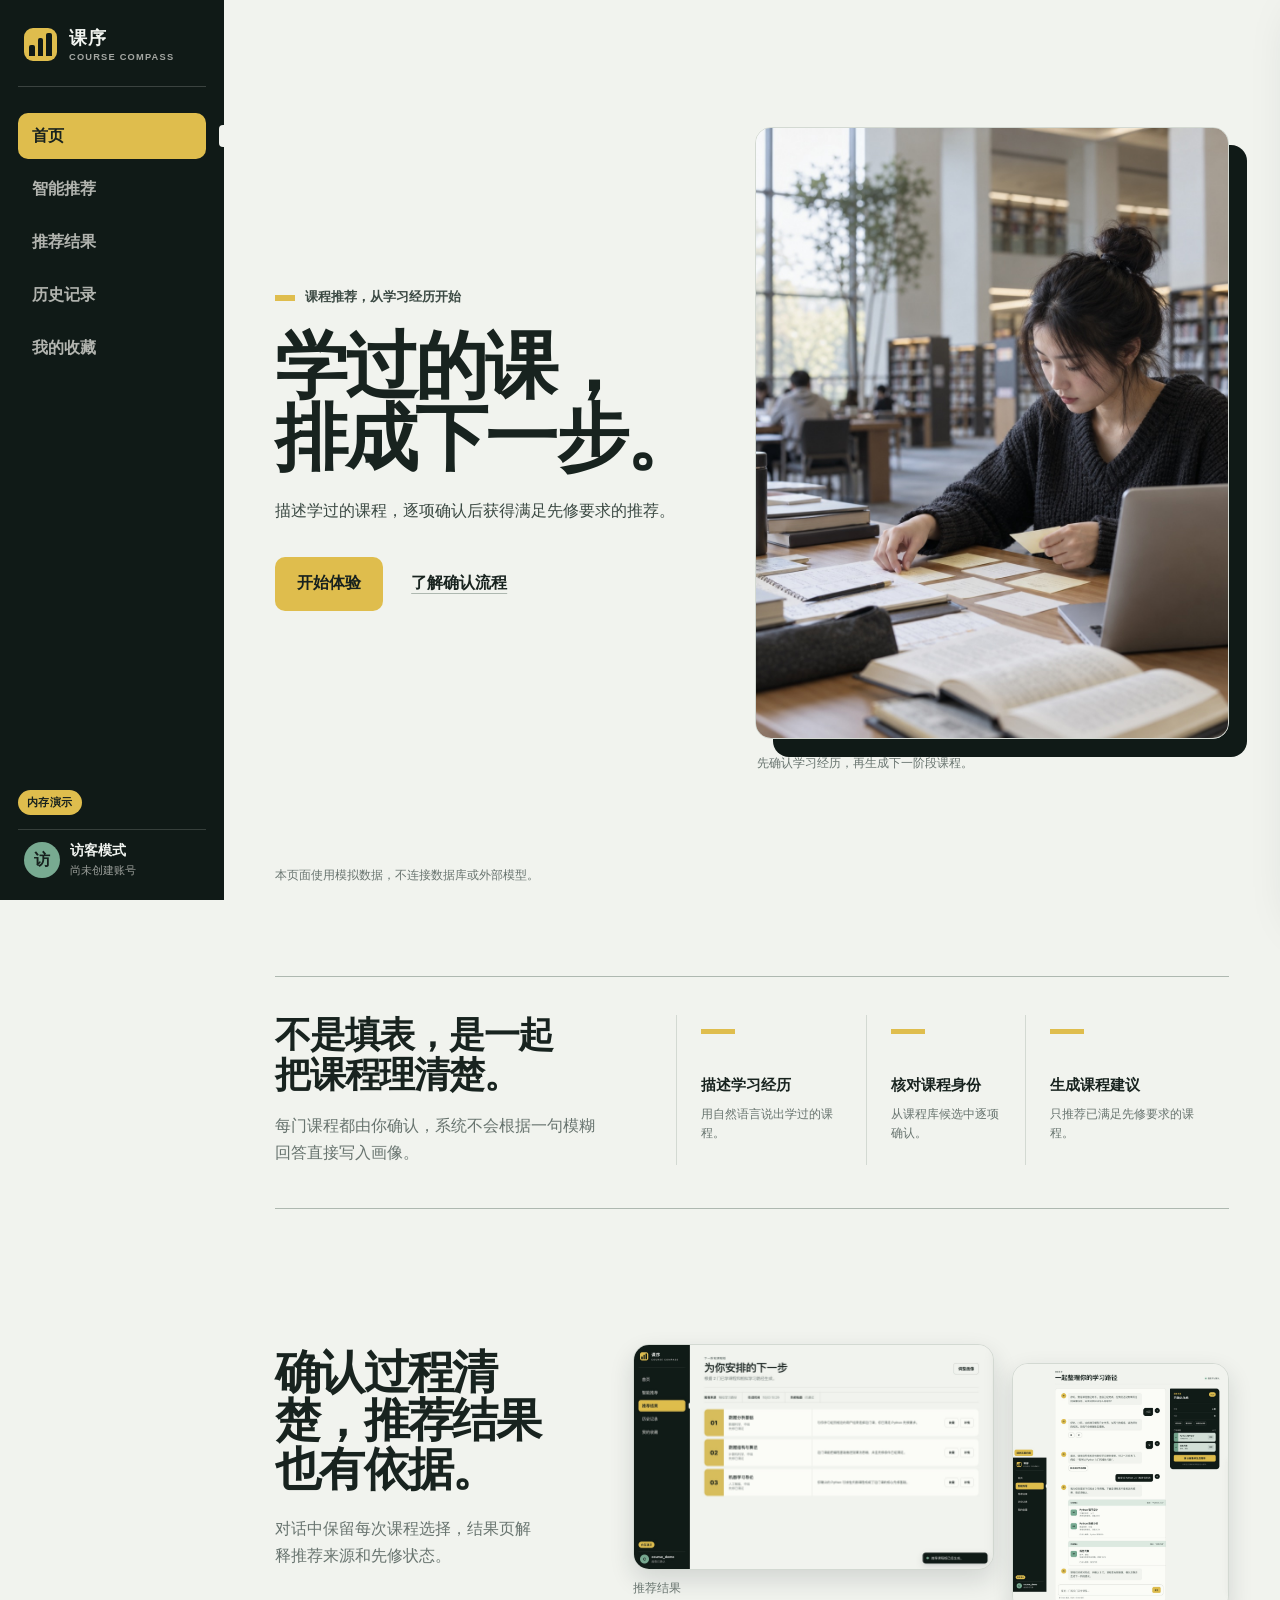
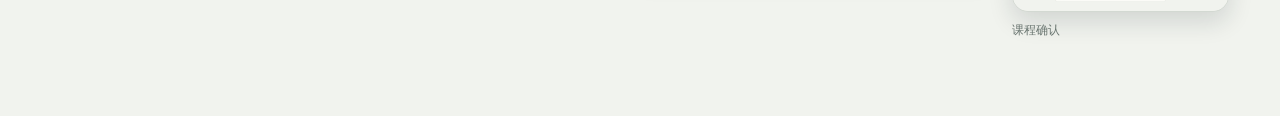
<file: demo/index.html>
<!doctype html>
<html lang="zh-CN">
  <head>
    <!--
      THESIS: 把课程推荐变成一次清楚、可确认的学习路径整理过程。
      OWN-WORLD: 冷调纸面、深墨导航、纸质课程卡与克制的黄色重点。
      STORY: 用户注册后与智能体对话，逐项确认自然语言课程，再看到下一阶段课程被安排进推荐板。
      FIRST VIEWPORT: 左侧是明确主张与开始按钮，右侧是真实的课程规划场景。
      FORM: 不对称编辑式布局，突出学习路径与用户确认。
    -->
    <meta charset="UTF-8" />
    <meta name="viewport" content="width=device-width, initial-scale=1.0" />
    <meta
      name="description"
      content="性别公平课程推荐系统的无数据库交互演示"
    />
    <title>课序 · 课程推荐 Demo</title>
    <link rel="stylesheet" href="./styles.css" />
  </head>
  <body>
    <a class="skip-link" href="#main-content">跳到主要内容</a>

    <div class="app-shell">
      <aside class="sidebar" id="sidebar" aria-label="主导航">
        <button class="brand" type="button" data-route="home" aria-label="返回首页">
          <span class="brand-mark" aria-hidden="true">
            <span></span><span></span><span></span>
          </span>
          <span>
            <strong>课序</strong>
            <small>COURSE COMPASS</small>
          </span>
        </button>

        <nav class="nav-list">
          <button class="nav-item is-active" type="button" data-route="home">
            <span>首页</span>
          </button>
          <button class="nav-item" type="button" data-route="assistant">
            <span>智能推荐</span>
          </button>
          <button class="nav-item" type="button" data-route="recommendations">
            <span>推荐结果</span>
          </button>
          <button class="nav-item" type="button" data-route="history">
            <span>历史记录</span>
          </button>
          <button class="nav-item" type="button" data-route="favorites">
            <span>我的收藏</span>
          </button>
        </nav>

        <div class="sidebar-foot">
          <span class="demo-badge">内存演示</span>
          <button class="account-chip" type="button" data-route="auth">
            <span class="account-avatar" id="sidebar-avatar">访</span>
            <span>
              <strong id="sidebar-name">访客模式</strong>
              <small id="sidebar-status">尚未创建账号</small>
            </span>
          </button>
        </div>
      </aside>

      <div class="mobile-bar">
        <button class="icon-button menu-trigger" id="menu-button" type="button" aria-label="打开导航" aria-expanded="false">菜单</button>
        <button class="mobile-brand" type="button" data-route="home">课序</button>
        <span class="demo-badge">Demo</span>
      </div>

      <main id="main-content" class="main-content" tabindex="-1">
        <section class="view is-visible" id="view-home" data-view="home" aria-labelledby="home-title">
          <div class="home-hero">
            <div class="hero-copy">
              <div class="hero-kicker">
                <span class="kicker-block"></span>
                <span>课程推荐，从学习经历开始</span>
              </div>
              <h1 id="home-title"><span>学过的课，</span><span>排成下一步。</span></h1>
              <p>描述学过的课程，逐项确认后获得满足先修要求的推荐。</p>
              <div class="hero-actions">
                <button class="button button-accent button-large" type="button" data-route="auth">
                  开始体验
                </button>
                <button class="text-button" type="button" id="watch-demo">了解确认流程</button>
              </div>
            </div>

            <figure class="hero-visual">
              <img
                src="./assets/hero-course-planning.jpg"
                width="1122"
                height="1402"
                alt="学生在图书馆桌前整理课程卡片和学习笔记"
                fetchpriority="high"
              />
              <figcaption>先确认学习经历，再生成下一阶段课程。</figcaption>
            </figure>
          </div>

          <p class="demo-disclosure">本页面使用模拟数据，不连接数据库或外部模型。</p>

          <section class="mechanism-strip" id="mechanism-strip" aria-labelledby="mechanism-title">
            <div class="mechanism-intro">
              <h2 id="mechanism-title">不是填表，是一起把课程理清楚。</h2>
              <p>每门课程都由你确认，系统不会根据一句模糊回答直接写入画像。</p>
            </div>
            <ol class="mechanism-path">
              <li><strong>描述学习经历</strong><span>用自然语言说出学过的课程。</span></li>
              <li><strong>核对课程身份</strong><span>从课程库候选中逐项确认。</span></li>
              <li><strong>生成课程建议</strong><span>只推荐已满足先修要求的课程。</span></li>
            </ol>
          </section>

          <section class="product-showcase" aria-labelledby="showcase-title">
            <div class="showcase-copy">
              <h2 id="showcase-title">确认过程清楚，推荐结果也有依据。</h2>
              <p>对话中保留每次课程选择，结果页解释推荐来源和先修状态。</p>
            </div>
            <div class="product-shots">
              <figure class="product-shot product-shot--wide">
                <img src="./assets/product-recommendations.jpg" width="1440" height="900" alt="推荐结果页面，展示课程排名、先修状态和推荐理由" loading="lazy" />
                <figcaption>推荐结果</figcaption>
              </figure>
              <figure class="product-shot product-shot--tall">
                <img src="./assets/product-assistant.jpg" width="1440" height="1656" alt="智能推荐页面，展示课程匹配确认卡和画像草稿" loading="lazy" />
                <figcaption>课程确认</figcaption>
              </figure>
            </div>
          </section>
        </section>

        <section class="view" id="view-auth" data-view="auth" aria-labelledby="auth-title">
          <div class="auth-layout">
            <div class="auth-context">
              <button class="back-link" type="button" data-route="home">
                <span aria-hidden="true">←</span> 返回首页
              </button>
              <div class="auth-context-body">
                <span class="section-kicker">建立演示账号</span>
                <h1 id="auth-title">先保留一个位置，<br />画像稍后再聊。</h1>
                <p>注册阶段只创建账号。姓名、性别和已学课程会在下一步由智能体逐步询问。</p>
                <ul class="assurance-list">
                  <li>不会在注册时要求填写画像</li>
                  <li>所有课程匹配都需要你确认</li>
                  <li>刷新页面后演示数据会重置</li>
                </ul>
              </div>
            </div>

            <div class="auth-workspace">
              <div class="session-panel" id="session-panel" hidden>
                <span class="form-step">当前演示账号</span>
                <h2 id="session-account-name">course_demo</h2>
                <p>当前账号与画像仅保存在浏览器内存中。</p>
                <button class="button button-primary button-block" type="button" data-route="assistant">继续智能推荐</button>
                <button class="button button-quiet button-block" type="button" id="logout-button">退出账号</button>
              </div>

              <div class="auth-tabs" id="auth-tabs" role="tablist" aria-label="注册或登录">
                <button class="auth-tab is-active" id="register-tab" type="button" role="tab" aria-selected="true" aria-controls="register-form">创建账号</button>
                <button class="auth-tab" id="login-tab" type="button" role="tab" aria-selected="false" aria-controls="login-form">登录账号</button>
              </div>

              <form class="auth-form" id="register-form">
                <div class="form-heading">
                  <span class="form-step">演示入口</span>
                  <h2>创建账号</h2>
                  <p>无需真实邮箱，也不会发送任何数据。</p>
                </div>
                <label>
                  <span>用户名</span>
                  <input id="register-username" name="username" autocomplete="username" placeholder="例如：lily_demo" required />
                </label>
                <label>
                  <span>密码</span>
                  <input id="register-password" name="password" type="password" autocomplete="new-password" placeholder="8-72 位" minlength="8" maxlength="72" required />
                </label>
                <label>
                  <span>确认密码</span>
                  <input id="register-confirm" name="confirmPassword" type="password" autocomplete="new-password" placeholder="再次输入密码" minlength="8" maxlength="72" required />
                </label>
                <p class="form-error" id="register-error" role="alert"></p>
                <button class="button button-primary button-block" type="submit">
                  创建并进入对话
                </button>
                <button class="button button-quiet button-block" type="button" id="demo-account">
                  使用演示账号直接进入
                </button>
              </form>

              <form class="auth-form" id="login-form" hidden>
                <div class="form-heading">
                  <span class="form-step">返回演示</span>
                  <h2>登录账号</h2>
                  <p>登录本次页面会话中创建的内存账号。</p>
                </div>
                <label>
                  <span>用户名</span>
                  <input id="login-username" name="username" autocomplete="username" placeholder="输入用户名" required />
                </label>
                <label>
                  <span>密码</span>
                  <input id="login-password" name="password" type="password" autocomplete="current-password" placeholder="输入密码" required />
                </label>
                <p class="form-error" id="login-error" role="alert"></p>
                <button class="button button-primary button-block" type="submit">
                  登录并继续
                </button>
                <p class="form-note">预置账号：course_demo / demo1234</p>
              </form>
            </div>
          </div>
        </section>

        <section class="view" id="view-assistant" data-view="assistant" aria-labelledby="assistant-title">
          <header class="page-header">
            <div>
              <span class="section-kicker">智能推荐</span>
              <h1 id="assistant-title">一起整理你的学习路径</h1>
            </div>
            <div class="status-cluster">
              <span class="live-dot"></span>
              <span id="assistant-status">等待开始</span>
            </div>
          </header>

          <div class="assistant-layout">
            <section class="chat-workspace" aria-label="与课程智能体对话">
              <div class="chat-thread" id="chat-thread" aria-live="polite" aria-relevant="additions"></div>
              <form class="composer" id="chat-form">
                <label class="sr-only" for="chat-input">输入消息</label>
                <textarea id="chat-input" rows="1" placeholder="输入你的回答…" required></textarea>
                <button class="send-button" type="submit">发送</button>
              </form>
              <p class="composer-hint" id="composer-hint">按 Enter 发送，Shift + Enter 换行</p>
            </section>

            <aside class="profile-board" aria-label="画像草稿">
              <div class="profile-board-head">
                <div>
                  <span class="section-kicker">画像草稿</span>
                  <h2>已确认信息</h2>
                </div>
                <span class="progress-count" id="profile-progress">0 / 3</span>
              </div>

              <dl class="profile-fields">
                <div>
                  <dt>姓名</dt>
                  <dd id="profile-name">等待填写</dd>
                </div>
                <div>
                  <dt>性别</dt>
                  <dd id="profile-gender">等待填写</dd>
                </div>
              </dl>

              <div class="profile-edit-actions">
                <button type="button" data-edit-profile="name">修改姓名</button>
                <button type="button" data-edit-profile="gender">重选性别</button>
                <button type="button" data-edit-profile="courses">继续添加课程</button>
              </div>

              <div class="profile-courses">
                <div class="profile-courses-head">
                  <span>已学课程</span>
                  <span id="course-count">0 门</span>
                </div>
                <div id="confirmed-courses" class="confirmed-courses">
                  <div class="empty-course-slot">
                    <span>课程确认后会落在这里</span>
                  </div>
                </div>
              </div>

              <button class="button button-accent button-block" id="confirm-profile" type="button" disabled>
                确认画像并生成推荐
              </button>
              <p class="profile-note">只有经过你确认的课程会进入画像。</p>
            </aside>
          </div>
        </section>

        <section class="view" id="view-recommendations" data-view="recommendations" aria-labelledby="recommendations-title">
          <header class="page-header recommendation-header">
            <div>
              <span class="section-kicker">下一阶段课程板</span>
              <h1 id="recommendations-title">为你安排的下一步</h1>
              <p id="recommendation-subtitle">完成画像后，这里会显示推荐结果。</p>
            </div>
            <button class="button button-quiet" type="button" data-route="assistant">
              调整画像
            </button>
          </header>

          <div class="recommendation-meta" id="recommendation-meta" hidden>
            <span><strong>推荐来源</strong> 相似学习路径</span>
            <span><strong>生成时间</strong> 刚刚</span>
            <span><strong>先修检查</strong> 已通过</span>
          </div>

          <div class="recommendation-board" id="recommendation-board">
            <div class="empty-state">
              <h2>课程板还是空的</h2>
              <p>先与智能体完成画像确认，我们会在这里安排下一阶段课程。</p>
              <button class="button button-primary" type="button" data-route="assistant">开始智能推荐</button>
            </div>
          </div>
        </section>

        <section class="view" id="view-history" data-view="history" aria-labelledby="history-title">
          <header class="page-header">
            <div>
              <span class="section-kicker">推荐档案</span>
              <h1 id="history-title">历史记录</h1>
            </div>
          </header>
          <div id="history-list" class="history-list">
            <div class="empty-state compact">
              <h2>还没有推荐记录</h2>
              <p>完成一次推荐后，结果快照会出现在这里。</p>
            </div>
          </div>
        </section>

        <section class="view" id="view-favorites" data-view="favorites" aria-labelledby="favorites-title">
          <header class="page-header">
            <div>
              <span class="section-kicker">课程收藏夹</span>
              <h1 id="favorites-title">我的收藏</h1>
            </div>
          </header>
          <div id="favorites-list" class="favorite-list">
            <div class="empty-state compact">
              <h2>暂时没有收藏</h2>
              <p>在推荐结果或课程详情中收藏感兴趣的课程。</p>
            </div>
          </div>
        </section>
      </main>
    </div>

    <aside class="detail-drawer" id="detail-drawer" role="dialog" aria-modal="true" aria-labelledby="detail-title" aria-hidden="true">
      <div class="drawer-head">
        <span class="section-kicker">课程详情</span>
        <button class="drawer-close" id="close-drawer" type="button">关闭</button>
      </div>
      <div id="drawer-content"></div>
    </aside>
    <div class="drawer-scrim" id="drawer-scrim" hidden></div>

    <div class="toast-region" id="toast-region" aria-live="polite"></div>

    <script src="./app.js"></script>
  </body>
</html>
</file>
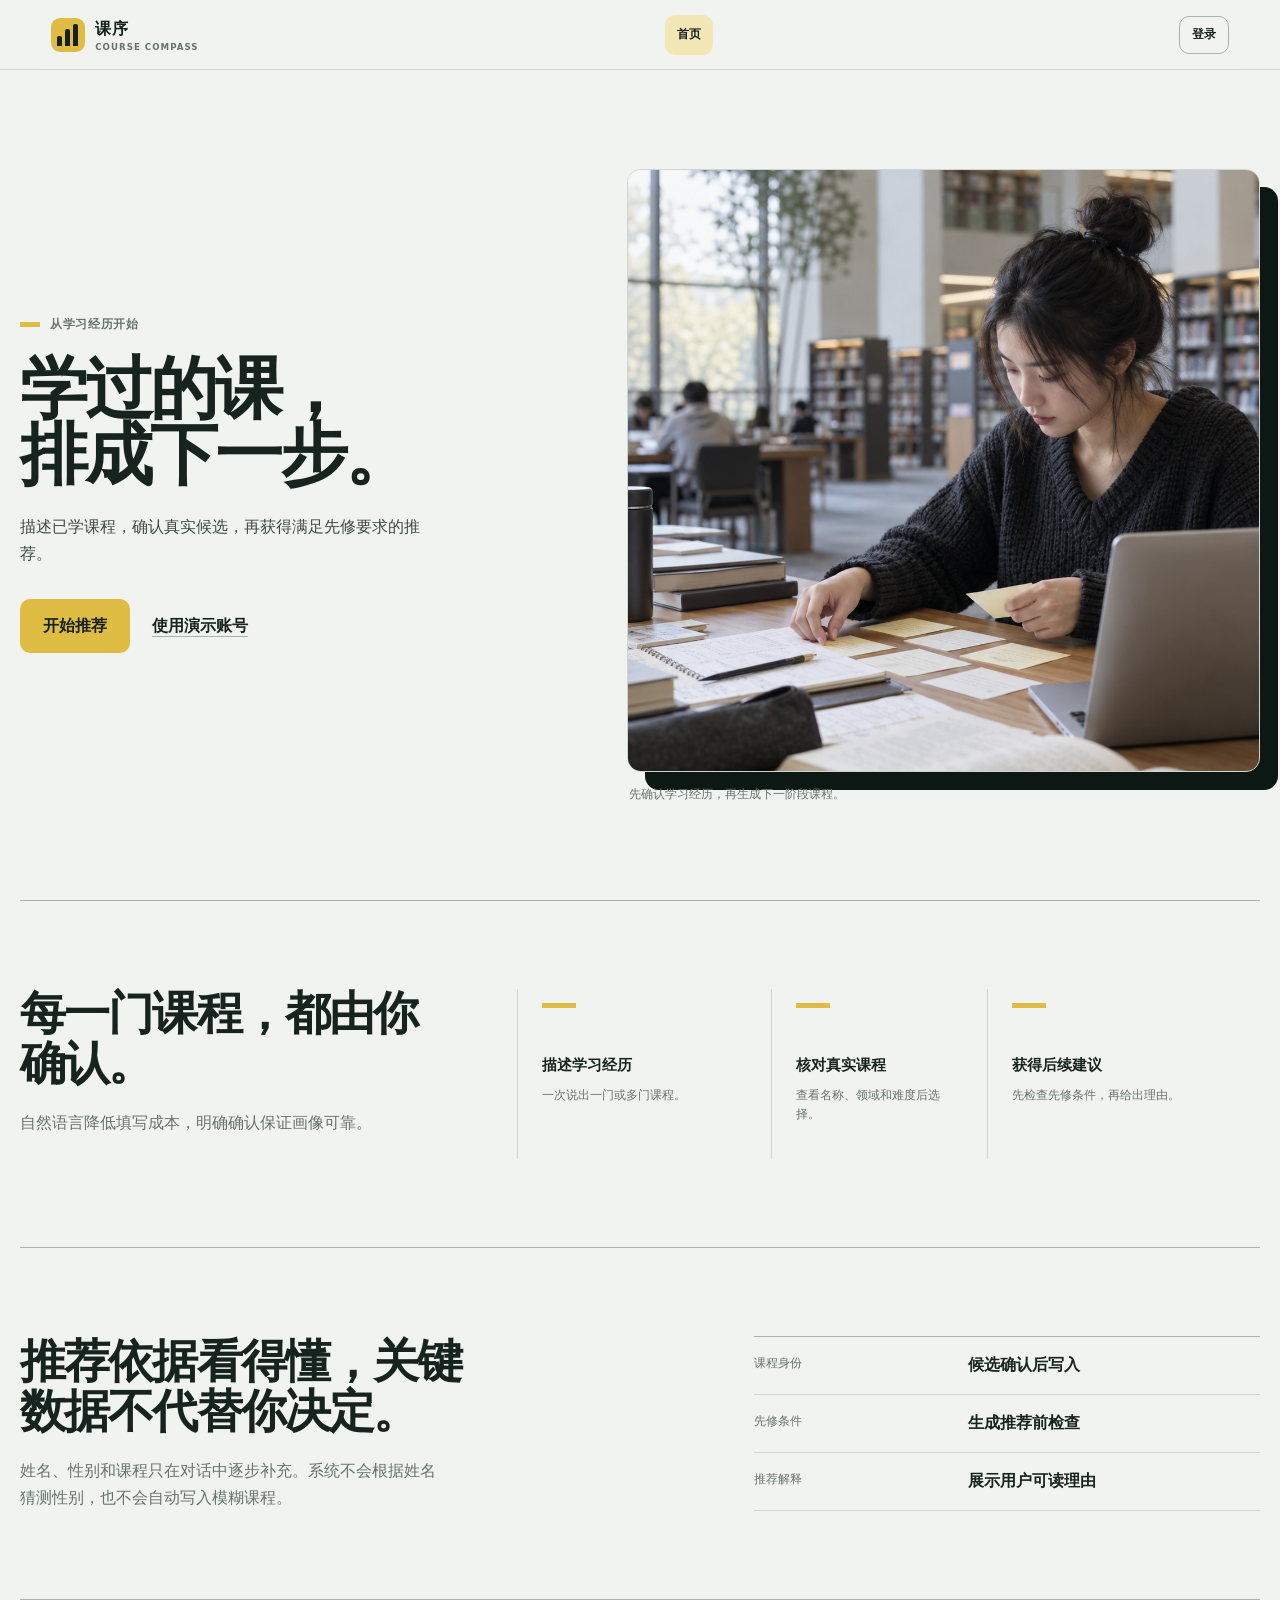
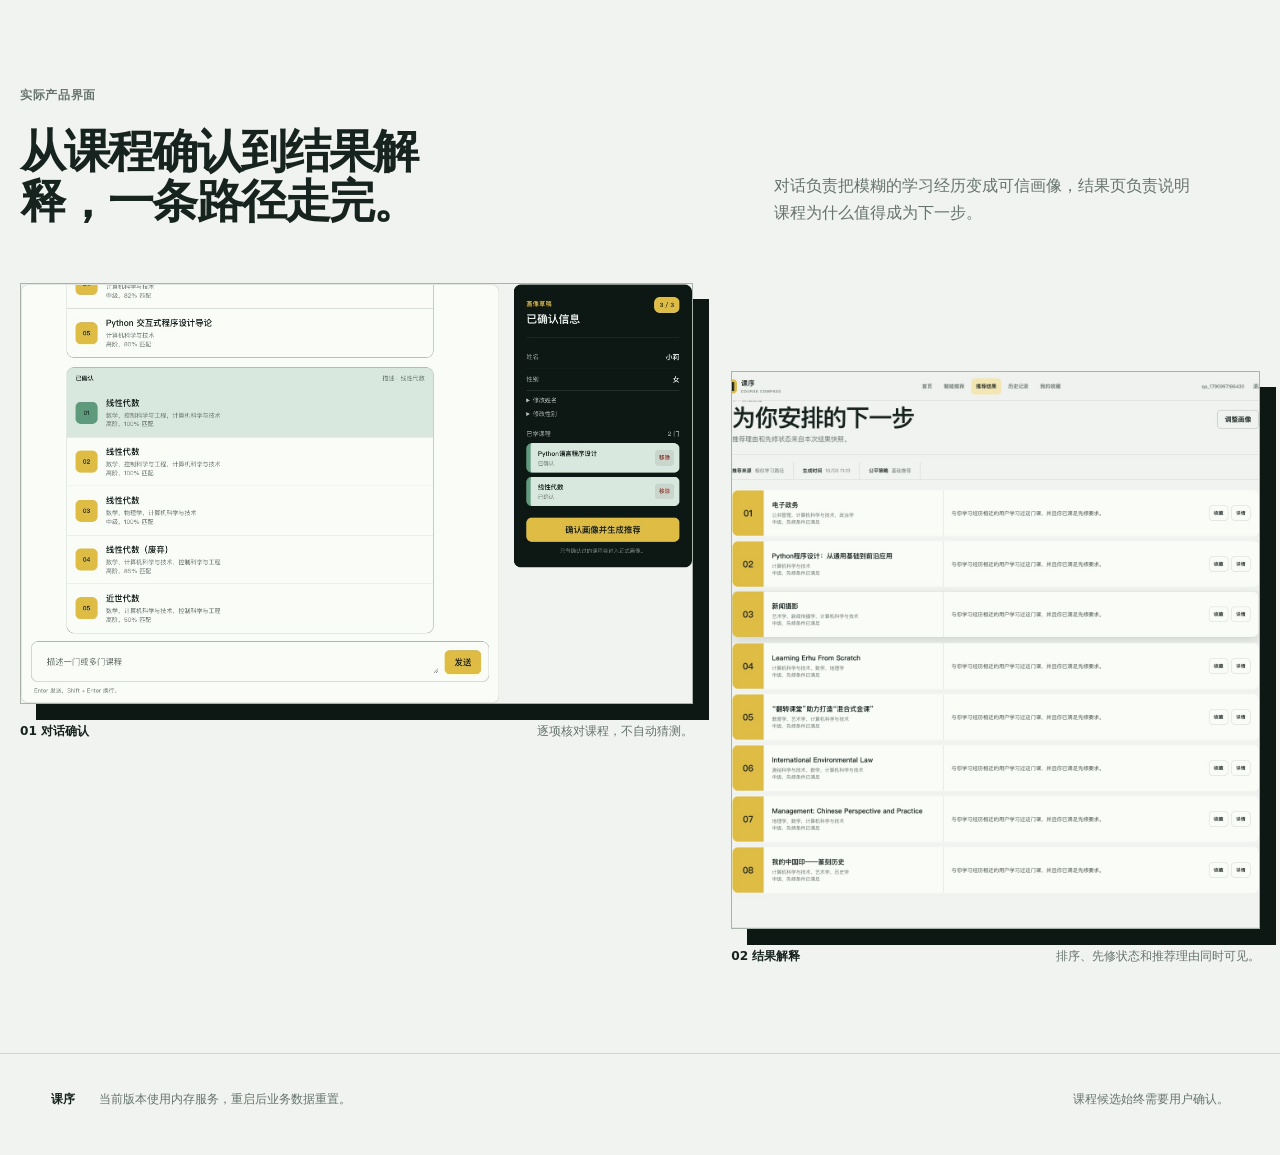
<file: frontend/index.html>
<!doctype html>
<html lang="zh-CN">
  <head>
    <meta charset="UTF-8" />
    <meta name="viewport" content="width=device-width, initial-scale=1.0" />
    <meta name="description" content="通过课程确认建立画像，并获得可解释的后续课程推荐。" />
    <meta name="color-scheme" content="light dark" />
    <title>课序 | 课程推荐</title>
    <link rel="icon" href="data:," />
    <link rel="preload" as="image" href="./public/assets/hero-course-planning.jpg" />
    <link rel="stylesheet" href="./src/styles.css?v=agent-trace" />
  </head>
  <body>
    <a class="skip-link" href="#main-content">跳到主要内容</a>
    <div id="root">
      <main class="boot-screen" aria-live="polite">
        <strong>课序</strong>
        <span>正在准备课程目录</span>
      </main>
    </div>
    <div id="drawer-root"></div>
    <div id="toast-root" class="toast-region" aria-live="polite"></div>
    <script type="module" src="./src/main.js?v=agent-trace"></script>
  </body>
</html>
</file>
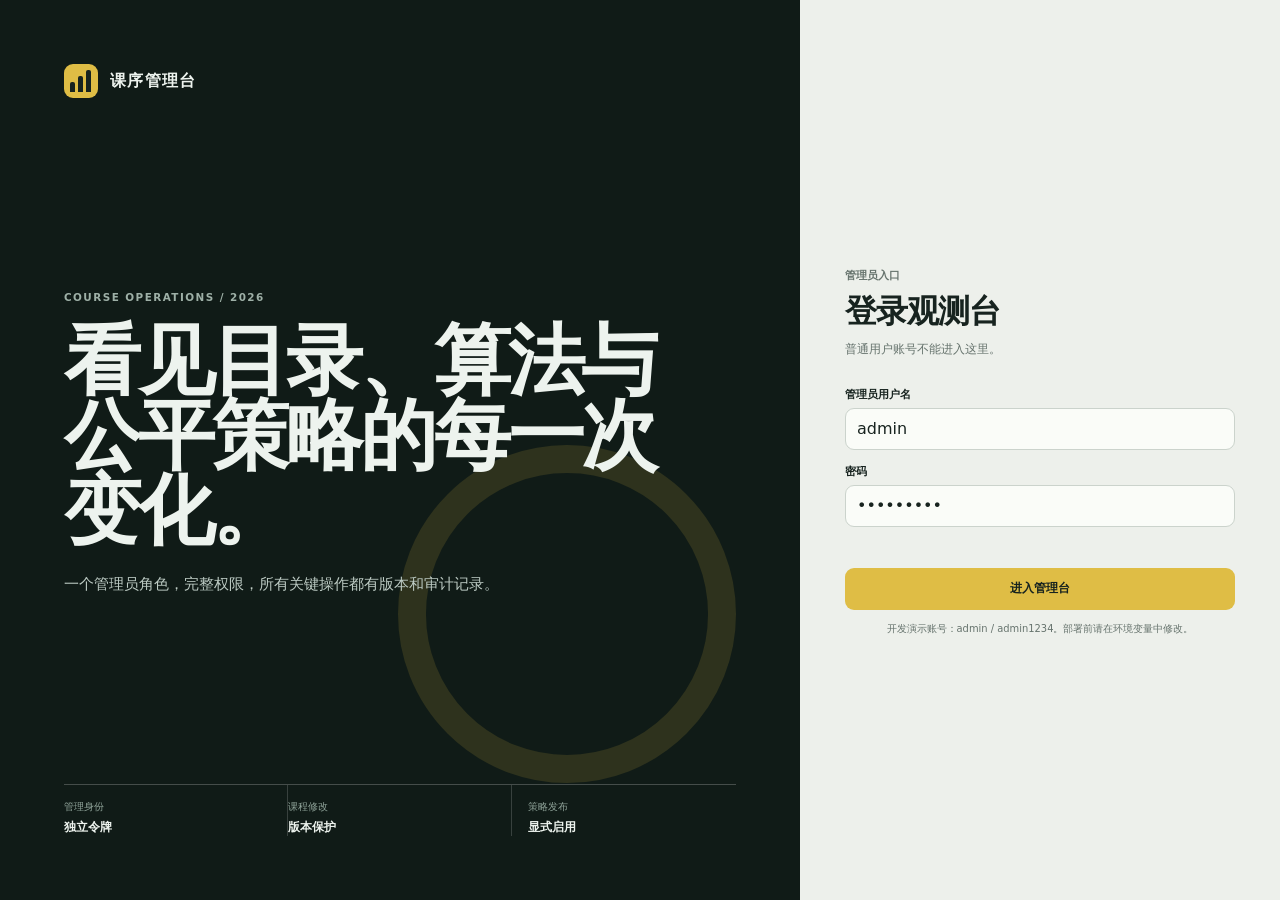
<file: frontend/admin/index.html>
<!doctype html>
<!--
THESIS: 管理端是一张持续工作的教务观测台，拒绝把每个指标切成等大的模板卡片。
OWN-WORLD: 暖纸工作面、深墨导航、账册分隔线；黄色标记当前任务，薄荷绿表示确认，珊瑚色表示阻塞。
STORY: 管理员先看系统是否可用，再处理目录与审计，最后用可追溯实验发布公平策略。
FIRST VIEWPORT: 左侧全量导航，顶部状态轨道，中央连续工作纸，异常队列与最近操作并列；主操作固定在页面标题右侧。
FORM: 已排序结构中的第 5 项“观测台 + 工作纸 + 检查面板”，Operate 模式，seed 6052d8b8。
-->
<html lang="zh-CN">
  <head>
    <meta charset="UTF-8" />
    <meta name="viewport" content="width=device-width, initial-scale=1.0" />
    <meta name="description" content="性别公平课程推荐系统管理端" />
    <meta name="color-scheme" content="light dark" />
    <title>课序管理台</title>
    <link rel="icon" href="data:," />
    <link rel="stylesheet" href="./src/styles.css" />
  </head>
  <body>
    <a class="skip-link" href="#admin-main">跳到主要内容</a>
    <div id="admin-root" aria-live="polite">
      <main class="boot-screen"><strong>课序管理台</strong><span>正在核对管理环境</span></main>
    </div>
    <div id="panel-root"></div>
    <div id="toast-root" class="toast-region" aria-live="polite"></div>
    <script>
      if (window.location.protocol === "file:") {
        document.querySelector("#admin-root").innerHTML = `
          <main class="file-launch-page">
            <section class="file-launch-ledger" aria-labelledby="file-launch-title">
              <span class="file-launch-code">LOCAL SERVER REQUIRED</span>
              <h1 id="file-launch-title">管理端不能直接双击打开</h1>
              <p>浏览器会阻止本地文件加载 ES Module。请通过项目的本地服务访问，后端接口才能正常连接。</p>
              <a class="button button-accent" href="http://127.0.0.1:4173/admin/">打开管理端</a>
              <div class="file-launch-commands">
                <strong>如果服务尚未启动</strong>
                <code>python3 -m uvicorn backend.app.main:app --reload --port 8000</code>
                <code>cd frontend &amp;&amp; python3 -m http.server 4173</code>
              </div>
            </section>
          </main>`;
      } else {
        const application = document.createElement("script");
        application.type = "module";
        application.src = "./src/main.js";
        document.body.append(application);
      }
    </script>
  </body>
</html>
</file>
<file: demo/styles.css>
:root {
  color-scheme: light;
  --ink: #18231f;
  --ink-soft: #3b4943;
  --muted-ink: #68746f;
  --paper: #f1f3ee;
  --paper-raised: #fbfcf8;
  --rule: #d3d9d2;
  --rule-dark: #aeb8b0;
  --yellow: #dfbd4d;
  --yellow-soft: #f4e8b9;
  --mint: #78aa91;
  --mint-soft: #dce9e1;
  --coral: #bf6958;
  --coral-soft: #f0ddd8;
  --coral-ink: #963e30;
  --blue: #d8bd5c;
  --blue-soft: #eee5c5;
  --placeholder-ink: #6f7a75;
  --success-ink: #32684e;
  --white: #fbfcf8;
  --surface-inverse: #101a17;
  --on-inverse: #f2f5f1;
  --on-accent: #17211e;
  --sidebar-width: 224px;
  --radius-control: 10px;
  --radius-course: 14px;
  --radius-panel: 16px;
  --shadow-course: 0 10px 24px rgba(23, 38, 44, 0.14);
  --shadow-panel: 0 18px 48px rgba(23, 38, 44, 0.18);
  --ease-out: cubic-bezier(0.16, 1, 0.3, 1);
}

* {
  box-sizing: border-box;
}

html {
  scroll-behavior: smooth;
}

body {
  margin: 0;
  min-width: 320px;
  min-height: 100vh;
  overflow-x: hidden;
  background: var(--paper);
  color: var(--ink);
  font-family: ui-sans-serif, -apple-system, BlinkMacSystemFont, "PingFang SC", "Microsoft YaHei", sans-serif;
  -webkit-font-smoothing: antialiased;
}

button,
input,
textarea {
  font: inherit;
}

button {
  color: inherit;
}

button,
a {
  -webkit-tap-highlight-color: transparent;
}

button:focus-visible,
input:focus-visible,
textarea:focus-visible,
a:focus-visible {
  outline: 3px solid var(--yellow);
  outline-offset: 3px;
}

.sr-only {
  position: absolute;
  width: 1px;
  height: 1px;
  padding: 0;
  margin: -1px;
  overflow: hidden;
  clip: rect(0, 0, 0, 0);
  white-space: nowrap;
  border: 0;
}

.skip-link {
  position: fixed;
  z-index: 200;
  top: 10px;
  left: 10px;
  padding: 10px 14px;
  transform: translateY(-150%);
  border-radius: var(--radius-control);
  background: var(--yellow);
  color: var(--on-accent);
  font-weight: 750;
  transition: transform 180ms var(--ease-out);
}

.skip-link:focus {
  transform: translateY(0);
}

.app-shell {
  min-height: 100vh;
}

.sidebar {
  position: fixed;
  z-index: 50;
  inset: 0 auto 0 0;
  display: flex;
  width: var(--sidebar-width);
  flex-direction: column;
  padding: 26px 18px 18px;
  background: var(--surface-inverse);
  color: var(--on-inverse);
}

.brand {
  display: flex;
  align-items: center;
  gap: 12px;
  width: 100%;
  padding: 0 6px 24px;
  border: 0;
  border-bottom: 1px solid rgba(255, 253, 248, 0.18);
  background: transparent;
  color: inherit;
  text-align: left;
  cursor: pointer;
}

.brand-mark {
  display: flex;
  width: 33px;
  height: 33px;
  align-items: flex-end;
  gap: 3px;
  padding: 5px;
  border-radius: 9px;
  background: var(--yellow);
}

.brand-mark span {
  display: block;
  flex: 1;
  border-radius: 2px 2px 0 0;
  background: var(--surface-inverse);
}

.brand-mark span:nth-child(1) {
  height: 45%;
}

.brand-mark span:nth-child(2) {
  height: 78%;
}

.brand-mark span:nth-child(3) {
  height: 100%;
}

.brand strong {
  display: block;
  font-size: 1.1rem;
  letter-spacing: 0.04em;
}

.brand small {
  display: block;
  margin-top: 2px;
  color: rgba(255, 253, 248, 0.62);
  font-size: 0.58rem;
  font-weight: 700;
  letter-spacing: 0.13em;
}

.nav-list {
  display: grid;
  gap: 7px;
  margin-top: 26px;
}

.nav-item {
  position: relative;
  display: flex;
  align-items: center;
  gap: 12px;
  width: 100%;
  min-height: 46px;
  padding: 0 14px;
  border: 0;
  border-radius: 10px;
  background: transparent;
  color: rgba(255, 253, 248, 0.68);
  font-weight: 650;
  text-align: left;
  cursor: pointer;
  transition: background 160ms ease, color 160ms ease, transform 160ms ease;
}

.nav-item:hover {
  background: rgba(255, 253, 248, 0.08);
  color: var(--on-inverse);
  transform: translateX(2px);
}

.nav-item.is-active {
  background: var(--yellow);
  color: var(--on-accent);
}

.nav-item.is-active::after {
  position: absolute;
  right: -18px;
  width: 5px;
  height: 22px;
  border-radius: 4px 0 0 4px;
  background: var(--paper);
  content: "";
}

.sidebar-foot {
  margin-top: auto;
}

.demo-badge {
  display: inline-flex;
  align-items: center;
  min-height: 25px;
  padding: 4px 9px;
  border-radius: 999px;
  background: var(--yellow);
  color: var(--on-accent);
  font-size: 0.69rem;
  font-weight: 800;
  letter-spacing: 0.04em;
}

.account-chip {
  display: flex;
  align-items: center;
  gap: 10px;
  width: 100%;
  margin-top: 14px;
  padding: 12px 6px 4px;
  border: 0;
  border-top: 1px solid rgba(255, 253, 248, 0.16);
  background: transparent;
  color: inherit;
  text-align: left;
  cursor: pointer;
}

.account-avatar {
  display: grid;
  width: 36px;
  height: 36px;
  flex: 0 0 auto;
  place-items: center;
  border-radius: 50%;
  background: var(--mint);
  color: var(--on-accent);
  font-weight: 800;
}

.account-chip strong,
.account-chip small {
  display: block;
}

.account-chip strong {
  font-size: 0.85rem;
}

.account-chip small {
  overflow: hidden;
  max-width: 132px;
  margin-top: 3px;
  color: rgba(255, 253, 248, 0.58);
  font-size: 0.69rem;
  text-overflow: ellipsis;
  white-space: nowrap;
}

.mobile-bar {
  display: none;
}

.main-content {
  min-height: 100vh;
  margin-left: var(--sidebar-width);
}

.view {
  display: none;
  min-height: 100vh;
  padding: 42px clamp(28px, 4vw, 68px) 64px;
}

.view.is-visible {
  display: block;
  animation: view-enter 380ms var(--ease-out);
}

@keyframes view-enter {
  from {
    opacity: 0.35;
    transform: translateY(8px);
  }
  to {
    opacity: 1;
    transform: translateY(0);
  }
}

.section-kicker,
.stage-label,
.form-step {
  color: var(--muted-ink);
  font-size: 0.72rem;
  font-weight: 800;
  letter-spacing: 0.08em;
}

.page-header {
  display: flex;
  align-items: flex-end;
  justify-content: space-between;
  gap: 24px;
  max-width: 1280px;
  margin: 0 auto 30px;
  padding-bottom: 22px;
  border-bottom: 1px solid var(--rule);
}

.page-header h1 {
  margin: 6px 0 0;
  font-size: clamp(1.9rem, 3vw, 3.2rem);
  line-height: 1.05;
  letter-spacing: -0.035em;
}

.page-header p {
  max-width: 62ch;
  margin: 10px 0 0;
  color: var(--muted-ink);
  line-height: 1.6;
}

.status-cluster {
  display: inline-flex;
  align-items: center;
  gap: 8px;
  padding-bottom: 7px;
  color: var(--muted-ink);
  font-size: 0.82rem;
  font-weight: 650;
}

.live-dot {
  width: 9px;
  height: 9px;
  border-radius: 50%;
  background: var(--mint);
  box-shadow: 0 0 0 5px var(--mint-soft);
}

.button {
  display: inline-flex;
  min-height: 44px;
  align-items: center;
  justify-content: center;
  gap: 10px;
  padding: 11px 17px;
  border: 0;
  border-radius: var(--radius-control);
  font-weight: 750;
  text-decoration: none;
  cursor: pointer;
  transition: transform 160ms ease, box-shadow 160ms ease, background 160ms ease;
}

.button:hover:not(:disabled) {
  transform: translateY(-2px);
  box-shadow: var(--shadow-course);
}

.button:active:not(:disabled) {
  transform: translateY(0);
}

.button:disabled {
  cursor: not-allowed;
  opacity: 0.45;
}

.button-primary {
  background: var(--surface-inverse);
  color: var(--on-inverse);
}

.button-accent {
  background: var(--yellow);
  color: var(--on-accent);
}

.button-quiet {
  border: 1px solid var(--rule-dark);
  background: transparent;
  color: var(--ink);
}

.button-large {
  min-height: 54px;
  padding: 14px 22px;
}

.button-block {
  width: 100%;
}

.text-button,
.back-link {
  border: 0;
  background: transparent;
  color: var(--ink);
  font-weight: 750;
  text-decoration: underline;
  text-decoration-color: var(--rule-dark);
  text-underline-offset: 5px;
  cursor: pointer;
}

.icon-button {
  display: grid;
  width: 42px;
  height: 42px;
  place-items: center;
  padding: 0;
  border: 1px solid var(--rule);
  border-radius: var(--radius-control);
  background: var(--paper-raised);
  cursor: pointer;
}

.menu-trigger {
  width: auto;
  min-width: 52px;
  padding: 0 10px;
  font-size: 0.72rem;
  font-weight: 800;
}

/* Home */

#view-home {
  display: none;
  padding-top: clamp(36px, 6vh, 72px);
}

#view-home.is-visible {
  display: block;
}

.home-hero {
  display: grid;
  max-width: 1250px;
  min-height: calc(100dvh - 108px);
  align-items: center;
  gap: clamp(42px, 6vw, 88px);
  margin: 0 auto;
  grid-template-columns: minmax(0, 0.92fr) minmax(390px, 1.08fr);
}

.hero-kicker {
  display: flex;
  align-items: center;
  gap: 10px;
  color: var(--ink-soft);
  font-size: 0.8rem;
  font-weight: 750;
}

.kicker-block {
  width: 20px;
  height: 6px;
  background: var(--yellow);
}

.hero-copy h1 {
  max-width: 650px;
  margin: 24px 0 24px;
  font-size: clamp(3.35rem, 5.7vw, 5.6rem);
  font-weight: 850;
  line-height: 0.98;
  letter-spacing: -0.04em;
  text-wrap: balance;
}

.hero-copy h1 span {
  display: block;
  white-space: nowrap;
}

.hero-copy > p {
  max-width: 440px;
  margin: 0;
  color: var(--ink-soft);
  font-size: clamp(1rem, 1.25vw, 1.14rem);
  line-height: 1.7;
}

.hero-actions {
  display: flex;
  align-items: center;
  gap: 22px;
  margin-top: 32px;
}

.hero-visual {
  position: relative;
  margin: 0;
}

.hero-visual img {
  display: block;
  width: 100%;
  height: clamp(470px, 68vh, 690px);
  object-fit: cover;
  object-position: center 54%;
  overflow: hidden;
  border: 1px solid var(--rule);
  border-radius: var(--radius-panel);
  background: var(--paper-raised);
  box-shadow: 18px 18px 0 var(--surface-inverse);
}

.hero-visual figcaption {
  max-width: 34ch;
  margin: 16px 0 0 2px;
  color: var(--muted-ink);
  font-size: 0.74rem;
  line-height: 1.5;
}

.demo-disclosure {
  max-width: 1250px;
  margin: 22px auto 0;
  color: var(--muted-ink);
  font-size: 0.74rem;
}

@keyframes hero-rise {
  from {
    opacity: 0;
    transform: translateY(22px);
  }
  to {
    opacity: 1;
    transform: none;
  }
}

@media (prefers-reduced-motion: no-preference) {
  .hero-copy {
    animation: hero-rise 620ms var(--ease-out) both;
  }

  .hero-visual {
    animation: hero-rise 700ms var(--ease-out) 100ms both;
  }
}

.mechanism-strip {
  display: grid;
  max-width: 1250px;
  gap: clamp(34px, 6vw, 90px);
  margin: 92px auto 0;
  padding: 38px 0 42px;
  border-top: 1px solid var(--rule-dark);
  border-bottom: 1px solid var(--rule-dark);
  grid-template-columns: minmax(280px, 0.85fr) minmax(0, 1.45fr);
}

.mechanism-intro {
  background: transparent;
  color: var(--ink);
}

.mechanism-intro h2 {
  max-width: 14ch;
  margin: 0;
  font-size: clamp(1.7rem, 2.8vw, 2.8rem);
  line-height: 1.12;
  letter-spacing: -0.035em;
}

.mechanism-intro p {
  max-width: 42ch;
  margin: 18px 0 0;
  color: var(--muted-ink);
  line-height: 1.65;
}

.mechanism-path {
  display: grid;
  align-items: start;
  gap: 0;
  margin: 0;
  padding: 0;
  list-style: none;
  grid-template-columns: 1.08fr 0.9fr 1.16fr;
}

.mechanism-path li {
  min-height: 150px;
  padding: 14px 24px 18px;
  border-left: 1px solid var(--rule);
}

.mechanism-path li::before {
  display: block;
  width: 34px;
  height: 5px;
  margin-bottom: 42px;
  background: var(--yellow);
  content: "";
  transform-origin: left;
}

@keyframes mechanism-pulse {
  0%,
  100% {
    transform: scaleX(1);
  }
  50% {
    transform: scaleX(1.8);
  }
}

@media (prefers-reduced-motion: no-preference) {
  .mechanism-strip.is-highlighted .mechanism-path li::before {
    animation: mechanism-pulse 700ms var(--ease-out) both;
  }

  .mechanism-strip.is-highlighted .mechanism-path li:nth-child(2)::before {
    animation-delay: 100ms;
  }

  .mechanism-strip.is-highlighted .mechanism-path li:nth-child(3)::before {
    animation-delay: 200ms;
  }
}

.mechanism-path strong,
.mechanism-path span {
  display: block;
}

.mechanism-path strong {
  font-size: 0.92rem;
}

.mechanism-path span {
  max-width: 24ch;
  margin-top: 10px;
  color: var(--muted-ink);
  font-size: 0.78rem;
  line-height: 1.55;
}

.product-showcase {
  display: grid;
  max-width: 1250px;
  gap: clamp(42px, 7vw, 100px);
  margin: 112px auto 56px;
  align-items: center;
  grid-template-columns: minmax(240px, 0.62fr) minmax(0, 1.38fr);
}

.showcase-copy h2 {
  max-width: 13ch;
  margin: 0;
  font-size: clamp(2rem, 3.6vw, 3.9rem);
  line-height: 1.05;
  letter-spacing: -0.04em;
}

.showcase-copy p {
  max-width: 36ch;
  margin: 22px 0 0;
  color: var(--muted-ink);
  line-height: 1.7;
}

.product-shots {
  display: grid;
  align-items: end;
  gap: 18px;
  grid-template-columns: minmax(0, 1.25fr) minmax(190px, 0.75fr);
}

.product-shot {
  margin: 0;
}

.product-shot img {
  display: block;
  width: 100%;
  height: auto;
  border: 1px solid var(--rule);
  border-radius: var(--radius-panel);
  background: var(--paper-raised);
  box-shadow: var(--shadow-course);
}

.product-shot--tall {
  transform: translateY(42px);
}

.product-shot figcaption {
  margin-top: 11px;
  color: var(--muted-ink);
  font-size: 0.72rem;
}

/* Auth */

#view-auth {
  padding: 0;
}

.auth-layout {
  display: grid;
  min-height: 100vh;
  grid-template-columns: minmax(360px, 0.9fr) minmax(440px, 1.1fr);
}

.auth-context {
  display: flex;
  flex-direction: column;
  padding: clamp(28px, 5vw, 70px);
  background: var(--surface-inverse);
  color: var(--on-inverse);
}

.back-link {
  align-self: flex-start;
  color: var(--on-inverse);
  text-decoration-color: rgba(255, 253, 248, 0.3);
}

.auth-context-body {
  max-width: 560px;
  margin: auto 0;
}

.auth-context .section-kicker {
  color: var(--yellow);
}

.auth-context h1 {
  margin: 20px 0 24px;
  font-size: clamp(2.8rem, 5.2vw, 5.5rem);
  line-height: 0.98;
  letter-spacing: -0.04em;
}

.auth-context p {
  max-width: 52ch;
  color: rgba(255, 253, 248, 0.7);
  line-height: 1.75;
}

.assurance-list {
  display: grid;
  gap: 13px;
  margin: 36px 0 0;
  padding: 0;
  list-style: none;
}

.assurance-list li {
  display: flex;
  align-items: center;
  gap: 10px;
  font-size: 0.88rem;
}

.assurance-list li::before {
  width: 15px;
  height: 4px;
  flex: 0 0 auto;
  background: var(--yellow);
  content: "";
}

.auth-workspace {
  display: grid;
  align-content: center;
  place-items: center;
  padding: 40px;
}

.auth-tabs {
  display: grid;
  width: min(100%, 430px);
  margin-bottom: 28px;
  padding: 4px;
  border: 1px solid var(--rule);
  border-radius: 12px;
  background: var(--paper-raised);
  grid-template-columns: 1fr 1fr;
}

.auth-tab {
  min-height: 42px;
  border: 0;
  border-radius: 8px;
  background: transparent;
  color: var(--muted-ink);
  font-size: 0.8rem;
  font-weight: 800;
  cursor: pointer;
}

.auth-tab.is-active {
  background: var(--surface-inverse);
  color: var(--on-inverse);
}

.session-panel {
  width: min(100%, 430px);
  padding: 30px;
  border: 1px solid var(--rule-dark);
  border-radius: var(--radius-panel);
  background: var(--paper-raised);
  box-shadow: var(--shadow-course);
}

.session-panel h2 {
  margin: 9px 0 8px;
  font-size: 2rem;
  letter-spacing: -0.03em;
}

.session-panel p {
  margin: 0 0 24px;
  color: var(--muted-ink);
  line-height: 1.6;
}

.session-panel .button + .button {
  margin-top: 10px;
}

.auth-form {
  width: min(100%, 430px);
}

.form-heading {
  margin-bottom: 32px;
}

.form-heading h2 {
  margin: 8px 0 7px;
  font-size: 2.4rem;
  letter-spacing: -0.035em;
}

.form-heading p {
  margin: 0;
  color: var(--muted-ink);
}

.auth-form label {
  display: grid;
  gap: 8px;
  margin-bottom: 18px;
  color: var(--ink-soft);
  font-size: 0.83rem;
  font-weight: 750;
}

.auth-form input {
  min-height: 50px;
  width: 100%;
  padding: 12px 14px;
  border: 1px solid var(--rule-dark);
  border-radius: var(--radius-control);
  background: var(--paper-raised);
  color: var(--ink);
}

.auth-form input:focus {
  border-color: var(--ink);
}

.auth-form .button + .button {
  margin-top: 11px;
}

.form-error {
  min-height: 20px;
  margin: -4px 0 12px;
  color: var(--coral-ink);
  font-size: 0.78rem;
}

.form-note {
  margin: 14px 0 0;
  color: var(--muted-ink);
  font-size: 0.72rem;
  text-align: center;
}

/* Assistant */

.assistant-layout {
  display: grid;
  max-width: 1280px;
  min-height: 690px;
  gap: 28px;
  margin: 0 auto;
  grid-template-columns: minmax(0, 1fr) 330px;
}

.chat-workspace {
  display: flex;
  min-width: 0;
  min-height: 640px;
  flex-direction: column;
  overflow: hidden;
  border: 1px solid var(--rule);
  border-radius: var(--radius-panel);
  background: var(--paper-raised);
}

.chat-thread {
  display: flex;
  flex: 1;
  flex-direction: column;
  gap: 20px;
  overflow-y: auto;
  padding: 30px clamp(20px, 3vw, 40px);
  scroll-behavior: smooth;
}

.message {
  display: flex;
  max-width: min(82%, 660px);
  gap: 12px;
  animation: message-enter 300ms var(--ease-out);
}

.message--user {
  align-self: flex-end;
  flex-direction: row-reverse;
}

.message-avatar {
  display: grid;
  width: 34px;
  height: 34px;
  flex: 0 0 auto;
  place-items: center;
  border-radius: 50%;
  background: var(--yellow);
  font-size: 0.72rem;
  font-weight: 850;
}

.message--user .message-avatar {
  background: var(--surface-inverse);
  color: var(--on-inverse);
}

.message-bubble {
  padding: 13px 16px;
  border-radius: 5px 14px 14px;
  background: var(--paper);
  color: var(--ink-soft);
  line-height: 1.65;
}

.message--user .message-bubble {
  border-radius: 14px 5px 14px 14px;
  background: var(--surface-inverse);
  color: var(--on-inverse);
}

@keyframes message-enter {
  from {
    opacity: 0;
    transform: translateY(7px);
  }
  to {
    opacity: 1;
    transform: none;
  }
}

.typing-indicator {
  display: flex;
  gap: 5px;
  align-items: center;
  min-height: 24px;
}

.typing-indicator span {
  width: 6px;
  height: 6px;
  border-radius: 50%;
  background: var(--muted-ink);
  animation: typing 900ms ease-in-out infinite;
}

.typing-indicator span:nth-child(2) {
  animation-delay: 120ms;
}

.typing-indicator span:nth-child(3) {
  animation-delay: 240ms;
}

@keyframes typing {
  50% {
    transform: translateY(-4px);
    opacity: 0.4;
  }
}

.quick-actions {
  display: flex;
  flex-wrap: wrap;
  gap: 8px;
  margin: -8px 0 0 46px;
}

.quick-action {
  padding: 9px 14px;
  border: 1px solid var(--rule-dark);
  border-radius: 999px;
  background: transparent;
  color: var(--ink);
  font-size: 0.82rem;
  font-weight: 750;
  cursor: pointer;
}

.quick-action:hover {
  background: var(--yellow-soft);
  border-color: var(--yellow);
}

.resolution-card {
  width: min(100%, 660px);
  margin-left: 46px;
  overflow: hidden;
  border: 1px solid var(--rule);
  border-radius: var(--radius-course);
  background: var(--white);
  animation: message-enter 350ms var(--ease-out);
}

.resolution-head {
  display: flex;
  align-items: center;
  justify-content: space-between;
  gap: 16px;
  padding: 12px 16px;
  background: var(--yellow-soft);
}

.resolution-head span {
  font-size: 0.72rem;
  font-weight: 800;
}

.resolution-query {
  color: var(--muted-ink);
  font-size: 0.72rem;
}

.candidate-course {
  display: grid;
  align-items: center;
  gap: 14px;
  padding: 16px;
  grid-template-columns: 46px minmax(0, 1fr) auto;
}

.candidate-index {
  display: grid;
  width: 42px;
  height: 42px;
  place-items: center;
  background: var(--yellow);
  border-radius: 10px;
  font-size: 0.75rem;
  font-weight: 850;
}

.candidate-copy strong,
.candidate-copy small {
  display: block;
}

.candidate-copy small {
  margin-top: 4px;
  color: var(--muted-ink);
  font-size: 0.75rem;
}

.candidate-actions {
  display: flex;
  gap: 7px;
}

.candidate-actions button {
  min-height: 36px;
  padding: 8px 11px;
  border: 1px solid var(--rule-dark);
  border-radius: 8px;
  background: transparent;
  font-size: 0.75rem;
  font-weight: 750;
  cursor: pointer;
}

.candidate-actions .accept {
  border-color: var(--surface-inverse);
  background: var(--surface-inverse);
  color: var(--on-inverse);
}

.resolution-card.is-confirmed .resolution-head {
  background: var(--mint-soft);
}

.resolution-card.is-confirmed .candidate-index {
  background: var(--mint);
}

.resolution-card.is-resolved .candidate-actions {
  display: none;
}

.resolution-result {
  display: none;
  padding: 0 16px 14px 76px;
  color: var(--muted-ink);
  font-size: 0.74rem;
}

.resolution-card.is-resolved .resolution-result {
  display: block;
}

.composer {
  display: grid;
  align-items: end;
  gap: 10px;
  margin: 0 18px;
  padding: 15px 15px 15px 18px;
  border: 1px solid var(--rule-dark);
  border-radius: 14px;
  background: var(--paper-raised);
  grid-template-columns: minmax(0, 1fr) auto;
}

.composer:focus-within {
  border-color: var(--ink);
  box-shadow: 0 0 0 3px var(--yellow-soft);
}

.composer textarea {
  max-height: 130px;
  min-height: 28px;
  resize: none;
  border: 0;
  outline: 0;
  background: transparent;
  color: var(--ink);
  line-height: 1.5;
}

.composer textarea::placeholder {
  color: var(--placeholder-ink);
}

.send-button {
  display: grid;
  width: 56px;
  height: 40px;
  place-items: center;
  padding: 0;
  border: 0;
  border-radius: 10px;
  background: var(--yellow);
  color: var(--on-accent);
  font-size: 0.74rem;
  font-weight: 800;
  cursor: pointer;
}

.composer-hint {
  margin: 8px 25px 16px;
  color: var(--muted-ink);
  font-size: 0.68rem;
}

.profile-board {
  align-self: start;
  padding: 24px;
  border-radius: 4px 20px 20px;
  background: var(--surface-inverse);
  color: var(--on-inverse);
}

.profile-board-head {
  display: flex;
  align-items: flex-start;
  justify-content: space-between;
  gap: 16px;
  padding-bottom: 20px;
  border-bottom: 1px solid rgba(255, 253, 248, 0.17);
}

.profile-board .section-kicker {
  color: var(--yellow);
}

.profile-board h2 {
  margin: 5px 0 0;
  font-size: 1.25rem;
}

.progress-count {
  display: grid;
  min-width: 46px;
  height: 30px;
  place-items: center;
  border-radius: 999px;
  background: var(--yellow);
  color: var(--on-accent);
  font-size: 0.72rem;
  font-weight: 850;
}

.profile-fields {
  display: grid;
  gap: 0;
  margin: 18px 0 0;
}

.profile-fields > div {
  display: flex;
  justify-content: space-between;
  gap: 16px;
  padding: 13px 0;
  border-bottom: 1px solid rgba(255, 253, 248, 0.13);
}

.profile-fields dt {
  color: rgba(255, 253, 248, 0.57);
  font-size: 0.76rem;
}

.profile-fields dd {
  margin: 0;
  font-size: 0.83rem;
  font-weight: 750;
  text-align: right;
}

.profile-edit-actions {
  display: flex;
  flex-wrap: wrap;
  gap: 7px;
  margin-top: 12px;
}

.profile-edit-actions button {
  padding: 6px 9px;
  border: 1px solid rgba(255, 253, 248, 0.24);
  border-radius: 999px;
  background: transparent;
  color: rgba(255, 253, 248, 0.76);
  font-size: 0.66rem;
  font-weight: 750;
  cursor: pointer;
}

.profile-edit-actions button:hover {
  border-color: var(--yellow);
  color: var(--yellow);
}

.profile-courses {
  margin-top: 22px;
}

.profile-courses-head {
  display: flex;
  justify-content: space-between;
  margin-bottom: 10px;
  color: rgba(255, 253, 248, 0.62);
  font-size: 0.74rem;
  font-weight: 750;
}

.confirmed-courses {
  display: grid;
  gap: 8px;
  min-height: 96px;
}

.empty-course-slot {
  display: grid;
  min-height: 90px;
  place-items: center;
  border: 1px dashed rgba(255, 253, 248, 0.25);
  border-radius: 12px;
  color: rgba(255, 253, 248, 0.48);
  font-size: 0.72rem;
  text-align: center;
}

.confirmed-course {
  position: relative;
  display: grid;
  align-items: center;
  gap: 8px;
  overflow: hidden;
  padding: 12px 12px 12px 42px;
  border-radius: 11px;
  background: var(--mint-soft);
  color: var(--ink);
  animation: course-drop 540ms var(--ease-out);
  grid-template-columns: minmax(0, 1fr) auto;
}

.confirmed-course::before {
  position: absolute;
  inset: 0 auto 0 0;
  width: 30px;
  background: var(--mint);
  content: "";
}

.confirmed-course::after {
  position: absolute;
  top: 50%;
  left: 10px;
  width: 10px;
  height: 5px;
  transform: translateY(-65%) rotate(-45deg);
  border-bottom: 2px solid var(--ink);
  border-left: 2px solid var(--ink);
  content: "";
}

.confirmed-course strong,
.confirmed-course small {
  display: block;
}

.confirmed-course button {
  display: grid;
  width: auto;
  min-width: 42px;
  height: 30px;
  place-items: center;
  padding: 0 8px;
  border: 0;
  border-radius: 8px;
  background: rgba(23, 38, 44, 0.08);
  color: var(--ink-soft);
  font-size: 0.66rem;
  font-weight: 750;
  cursor: pointer;
}

.confirmed-course button:hover {
  background: var(--coral-soft);
  color: var(--coral-ink);
}

.confirmed-course strong {
  font-size: 0.78rem;
}

.confirmed-course small {
  margin-top: 3px;
  color: var(--ink-soft);
  font-size: 0.65rem;
}

@keyframes course-drop {
  from {
    opacity: 0.2;
    transform: translateY(-12px) scale(0.97);
    filter: blur(3px);
    box-shadow: var(--shadow-course);
  }
  to {
    opacity: 1;
    transform: none;
    filter: none;
    box-shadow: none;
  }
}

.profile-board .button {
  margin-top: 22px;
}

.profile-note {
  margin: 11px 0 0;
  color: rgba(255, 253, 248, 0.48);
  font-size: 0.66rem;
  line-height: 1.5;
  text-align: center;
}

/* Recommendation, history, favorites */

.recommendation-header {
  align-items: center;
}

.recommendation-meta {
  display: flex;
  max-width: 1280px;
  flex-wrap: wrap;
  gap: 0;
  margin: -12px auto 26px;
  border-top: 1px solid var(--rule);
  border-bottom: 1px solid var(--rule);
}

.recommendation-meta span {
  padding: 12px 22px;
  border-right: 1px solid var(--rule);
  color: var(--muted-ink);
  font-size: 0.75rem;
}

.recommendation-meta span:first-child {
  padding-left: 0;
}

.recommendation-meta strong {
  margin-right: 7px;
  color: var(--ink);
}

.recommendation-board,
.history-list,
.favorite-list {
  display: grid;
  max-width: 1280px;
  gap: 12px;
  margin: 0 auto;
}

.recommendation-row {
  display: grid;
  min-height: 108px;
  align-items: stretch;
  overflow: hidden;
  border-radius: var(--radius-course);
  background: var(--paper-raised);
  grid-template-columns: 78px minmax(220px, 0.9fr) minmax(280px, 1.3fr) auto;
  transition: transform 160ms ease, box-shadow 160ms ease;
}

.recommendation-row:hover {
  transform: translateY(-2px);
  box-shadow: var(--shadow-course);
}

.recommendation-rank {
  display: grid;
  place-items: center;
  background: var(--blue);
  color: var(--on-accent);
  font-size: 1.5rem;
  font-weight: 850;
}

.recommendation-course,
.recommendation-reason,
.recommendation-actions {
  padding: 20px;
}

.recommendation-course {
  align-self: center;
}

.recommendation-course strong {
  display: block;
  font-size: 1.03rem;
}

.recommendation-course small {
  display: block;
  margin-top: 7px;
  color: var(--muted-ink);
  font-size: 0.76rem;
}

.recommendation-reason {
  display: flex;
  align-items: center;
  border-left: 1px solid var(--rule);
  color: var(--ink-soft);
  font-size: 0.8rem;
  line-height: 1.55;
}

.recommendation-actions {
  display: flex;
  align-items: center;
  gap: 7px;
}

.action-button {
  display: grid;
  width: auto;
  min-width: 54px;
  height: 40px;
  place-items: center;
  padding: 0 11px;
  border: 1px solid var(--rule);
  border-radius: 10px;
  background: transparent;
  font-size: 0.72rem;
  font-weight: 750;
  cursor: pointer;
}

.action-button:hover,
.action-button.is-favorite {
  background: var(--coral-soft);
  border-color: var(--coral);
  color: var(--coral-ink);
}

.empty-state {
  display: grid;
  min-height: 390px;
  place-items: center;
  align-content: center;
  padding: 40px;
  border: 1px dashed var(--rule-dark);
  border-radius: var(--radius-panel);
  text-align: center;
}

.empty-state h2 {
  margin: 0;
  font-size: 1.35rem;
}

.empty-state p {
  max-width: 460px;
  margin: 10px 0 20px;
  color: var(--muted-ink);
  line-height: 1.6;
}

.empty-state.compact {
  min-height: 300px;
}

.history-item {
  display: grid;
  align-items: center;
  gap: 18px;
  padding: 20px 22px;
  border-bottom: 1px solid var(--rule);
  grid-template-columns: 100px minmax(0, 1fr) auto auto;
}

.history-actions {
  display: flex;
  align-items: center;
  gap: 8px;
}

.history-actions .button {
  min-height: 38px;
  padding: 8px 12px;
  font-size: 0.74rem;
}

.history-delete {
  min-height: 38px;
  padding: 8px 10px;
  border: 0;
  background: transparent;
  color: var(--coral-ink);
  font-size: 0.74rem;
  font-weight: 750;
  cursor: pointer;
}

.history-date {
  color: var(--muted-ink);
  font-size: 0.74rem;
}

.history-item strong,
.history-item small {
  display: block;
}

.history-item small {
  margin-top: 6px;
  color: var(--muted-ink);
}

.history-course-preview {
  display: flex;
  align-items: center;
  gap: 0;
}

.preview-tab {
  display: grid;
  width: 34px;
  height: 34px;
  place-items: center;
  margin-left: -6px;
  border: 2px solid var(--paper);
  border-radius: 50%;
  background: var(--blue);
  font-size: 0.62rem;
  font-weight: 850;
}

.preview-tab:first-child {
  margin-left: 0;
}

.favorite-item {
  display: grid;
  align-items: center;
  gap: 18px;
  padding: 20px;
  border-radius: var(--radius-course);
  background: var(--paper-raised);
  grid-template-columns: auto minmax(0, 1fr) auto;
}

.favorite-mark {
  display: grid;
  width: auto;
  min-width: 56px;
  height: 48px;
  place-items: center;
  padding: 0 10px;
  border-radius: 12px;
  background: var(--coral-soft);
  color: var(--coral-ink);
  font-size: 0.68rem;
  font-weight: 800;
}

.favorite-copy strong,
.favorite-copy small {
  display: block;
}

.favorite-copy small {
  margin-top: 5px;
  color: var(--muted-ink);
}

/* Detail drawer */

.detail-drawer {
  position: fixed;
  z-index: 110;
  inset: 0 0 0 auto;
  width: min(460px, 100%);
  overflow-y: auto;
  padding: 28px;
  transform: translateX(105%);
  background: var(--paper-raised);
  box-shadow: var(--shadow-panel);
  transition: transform 320ms var(--ease-out);
}

.detail-drawer.is-open {
  transform: translateX(0);
}

.drawer-scrim {
  position: fixed;
  z-index: 100;
  inset: 0;
  background: rgba(23, 38, 44, 0.38);
}

.drawer-head {
  display: flex;
  align-items: center;
  justify-content: space-between;
  margin-bottom: 32px;
  padding-bottom: 18px;
  border-bottom: 1px solid var(--rule);
}

.drawer-close {
  min-height: 38px;
  padding: 0 12px;
  border: 1px solid var(--rule);
  border-radius: var(--radius-control);
  background: transparent;
  font-size: 0.74rem;
  font-weight: 750;
  cursor: pointer;
}

.drawer-close:hover {
  background: var(--yellow-soft);
  border-color: var(--yellow);
}

.drawer-course-code {
  display: inline-flex;
  padding: 6px 9px;
  border-radius: 999px;
  background: var(--blue-soft);
  font-size: 0.68rem;
  font-weight: 800;
}

.drawer-title {
  margin: 16px 0 8px;
  font-size: 2.2rem;
  line-height: 1.04;
  letter-spacing: -0.035em;
}

.drawer-subtitle {
  margin: 0;
  color: var(--muted-ink);
}

.drawer-section {
  margin-top: 30px;
  padding-top: 22px;
  border-top: 1px solid var(--rule);
}

.drawer-section h3 {
  margin: 0 0 12px;
  font-size: 0.82rem;
}

.drawer-section p {
  margin: 0;
  color: var(--ink-soft);
  line-height: 1.7;
}

.prerequisite-row {
  display: flex;
  align-items: center;
  justify-content: space-between;
  gap: 14px;
  padding: 12px 0;
  border-bottom: 1px solid var(--rule);
  font-size: 0.82rem;
}

.prerequisite-state {
  color: var(--success-ink);
  font-weight: 750;
}

.prerequisite-state.is-missing {
  color: var(--coral-ink);
}

/* Toast */

.toast-region {
  position: fixed;
  z-index: 160;
  right: 22px;
  bottom: 22px;
  display: grid;
  gap: 10px;
}

.toast {
  display: flex;
  min-width: 260px;
  align-items: center;
  gap: 10px;
  padding: 13px 15px;
  border-radius: 12px;
  background: var(--surface-inverse);
  color: var(--on-inverse);
  box-shadow: var(--shadow-course);
  font-size: 0.8rem;
  animation: toast-in 280ms var(--ease-out);
}

.toast::before {
  width: 10px;
  height: 10px;
  border-radius: 50%;
  background: var(--mint);
  content: "";
}

@keyframes toast-in {
  from {
    opacity: 0;
    transform: translateY(12px);
  }
  to {
    opacity: 1;
    transform: none;
  }
}

/* Responsive */

@media (max-width: 1100px) {
  .home-hero {
    gap: 46px;
    grid-template-columns: minmax(0, 1fr) minmax(330px, 0.85fr);
  }

  .hero-copy h1 {
    font-size: clamp(3.1rem, 6.4vw, 5rem);
  }

  .assistant-layout {
    grid-template-columns: minmax(0, 1fr) 290px;
  }

  .recommendation-row {
    grid-template-columns: 62px minmax(180px, 0.8fr) minmax(230px, 1.2fr) auto;
  }
}

@media (max-width: 860px) {
  .sidebar {
    transform: translateX(-105%);
    box-shadow: var(--shadow-panel);
    transition: transform 260ms var(--ease-out);
  }

  .sidebar.is-open {
    transform: translateX(0);
  }

  .mobile-bar {
    position: sticky;
    z-index: 45;
    top: 0;
    display: flex;
    height: 62px;
    align-items: center;
    justify-content: space-between;
    padding: 0 16px;
    border-bottom: 1px solid var(--rule);
    background: color-mix(in srgb, var(--paper) 94%, transparent);
    backdrop-filter: blur(14px);
  }

  .mobile-brand {
    border: 0;
    background: transparent;
    font-size: 1.1rem;
    font-weight: 850;
    letter-spacing: 0.08em;
  }

  .main-content {
    margin-left: 0;
  }

  .view {
    min-height: calc(100dvh - 62px);
    padding: 32px 20px 48px;
  }

  #view-home {
    padding-top: 42px;
  }

  .home-hero {
    min-height: auto;
    gap: 52px;
    grid-template-columns: 1fr;
  }

  .hero-visual {
    width: min(100%, 620px);
    margin: 0 auto;
  }

  .hero-visual img {
    height: min(72vh, 680px);
  }

  .mechanism-strip {
    gap: 36px;
    grid-template-columns: 1fr;
  }

  .product-showcase {
    margin-top: 86px;
    grid-template-columns: 1fr;
  }

  .auth-layout {
    grid-template-columns: 1fr;
  }

  .auth-context {
    min-height: 440px;
  }

  .auth-workspace {
    min-height: 620px;
  }

  .assistant-layout {
    grid-template-columns: 1fr;
  }

  .profile-board {
    grid-row: 1;
  }

  .chat-workspace {
    min-height: 650px;
  }

  .recommendation-row {
    grid-template-columns: 58px minmax(0, 1fr) auto;
  }

  .recommendation-reason {
    grid-column: 2 / -1;
    padding-top: 0;
    border-left: 0;
  }
}

@media (max-width: 580px) {
  .hero-copy h1 {
    font-size: clamp(2.75rem, 14vw, 4rem);
  }

  .hero-actions {
    align-items: stretch;
    flex-direction: column;
  }

  .hero-actions .text-button {
    align-self: flex-start;
  }

  .hero-visual img {
    height: 480px;
  }

  .mechanism-path {
    grid-template-columns: 1fr;
  }

  .mechanism-path li {
    min-height: auto;
    padding: 24px 0;
    border-top: 1px solid var(--rule);
    border-left: 0;
  }

  .mechanism-path li::before {
    margin-bottom: 18px;
  }

  .product-shots {
    grid-template-columns: 1fr;
  }

  .product-shot--tall {
    transform: none;
  }

  .page-header {
    align-items: flex-start;
    flex-direction: column;
  }

  .auth-context,
  .auth-workspace {
    padding: 28px 20px;
  }

  .auth-context {
    min-height: 460px;
  }

  .message {
    max-width: 94%;
  }

  .chat-thread {
    padding: 22px 14px;
  }

  .resolution-card {
    width: 100%;
    margin-left: 0;
  }

  .candidate-course {
    grid-template-columns: 42px minmax(0, 1fr);
  }

  .candidate-actions {
    grid-column: 1 / -1;
    padding-left: 56px;
  }

  .composer {
    margin: 0 10px;
  }

  .recommendation-row {
    grid-template-columns: 52px minmax(0, 1fr);
  }

  .recommendation-actions {
    grid-column: 2;
    padding-top: 0;
  }

  .recommendation-reason {
    grid-column: 1 / -1;
    border-top: 1px solid var(--rule);
    padding-top: 16px;
  }

  .history-item {
    grid-template-columns: 1fr auto;
  }

  .history-date {
    grid-column: 1 / -1;
  }

  .history-actions {
    grid-column: 1 / -1;
  }
}

@media (prefers-color-scheme: dark) {
  :root {
    color-scheme: dark;
    --ink: #e6ece8;
    --ink-soft: #c0cbc5;
    --muted-ink: #8d9b94;
    --paper: #101613;
    --paper-raised: #18201c;
    --rule: #2b3731;
    --rule-dark: #46564e;
    --yellow: #d6b548;
    --yellow-soft: #413716;
    --mint: #699d82;
    --mint-soft: #21372c;
    --coral: #c17766;
    --coral-soft: #412822;
    --coral-ink: #f1a694;
    --blue: #c9a83e;
    --blue-soft: #3d351a;
    --placeholder-ink: #7d8a83;
    --success-ink: #8dc7a8;
    --white: #18201c;
    --surface-inverse: #080e0c;
    --on-inverse: #f0f4f1;
    --on-accent: #17211e;
    --shadow-course: 0 10px 28px rgba(0, 0, 0, 0.28);
    --shadow-panel: 0 20px 56px rgba(0, 0, 0, 0.42);
  }

  .hero-visual img {
    filter: saturate(0.9) brightness(0.82);
  }

  .drawer-scrim {
    background: rgba(0, 0, 0, 0.62);
  }
}

@media (prefers-reduced-motion: reduce) {
  html {
    scroll-behavior: auto;
  }

  *,
  *::before,
  *::after {
    scroll-behavior: auto !important;
    animation-duration: 1ms !important;
    animation-iteration-count: 1 !important;
    transition-duration: 1ms !important;
  }
}
</file>
<file: frontend/src/styles.css>
:root {
  color-scheme: light;
  --ink: #17231f;
  --ink-soft: #3e4b45;
  --muted: #66736d;
  --surface: #f0f3ef;
  --surface-raised: #fafcf8;
  --surface-quiet: #e5eae5;
  --inverse: #0d1814;
  --inverse-text: #eef3ef;
  --rule: #ced6cf;
  --rule-strong: #a8b4ab;
  --accent: #dfbd45;
  --accent-soft: #f3e7b5;
  --accent-text: #17211e;
  --success: #5e9b7d;
  --success-soft: #d9e8df;
  --danger: #b85f50;
  --danger-soft: #f0dcd7;
  --danger-text: #923f32;
  --focus: #c69d18;
  --radius-control: 10px;
  --radius-panel: 14px;
  --shadow-course: 0 14px 32px rgba(34, 52, 43, 0.13);
  --shadow-panel: 0 24px 68px rgba(34, 52, 43, 0.22);
  --ease-out: cubic-bezier(0.16, 1, 0.3, 1);
}

* {
  box-sizing: border-box;
}

html {
  scroll-behavior: smooth;
}

body {
  margin: 0;
  min-width: 320px;
  min-height: 100dvh;
  overflow-x: hidden;
  background: var(--surface);
  color: var(--ink);
  font-family: "PingFang SC", "Microsoft YaHei", "Noto Sans CJK SC", ui-sans-serif, system-ui, sans-serif;
  -webkit-font-smoothing: antialiased;
}

button,
input,
textarea,
select {
  font: inherit;
}

button {
  color: inherit;
}

button,
a,
summary {
  -webkit-tap-highlight-color: transparent;
}

button:focus-visible,
input:focus-visible,
textarea:focus-visible,
summary:focus-visible,
a:focus-visible {
  outline: 3px solid var(--focus);
  outline-offset: 3px;
}

[hidden] {
  display: none !important;
}

.sr-only {
  position: absolute;
  width: 1px;
  height: 1px;
  padding: 0;
  margin: -1px;
  overflow: hidden;
  clip: rect(0, 0, 0, 0);
  white-space: nowrap;
  border: 0;
}

.skip-link {
  position: fixed;
  z-index: 100;
  top: 10px;
  left: 10px;
  padding: 10px 14px;
  transform: translateY(-150%);
  border-radius: var(--radius-control);
  background: var(--accent);
  color: var(--accent-text);
  font-weight: 800;
  transition: transform 180ms var(--ease-out);
}

.skip-link:focus {
  transform: translateY(0);
}

.boot-screen {
  display: grid;
  min-height: 100dvh;
  place-content: center;
  gap: 8px;
  text-align: center;
}

.boot-screen strong {
  font-size: 2rem;
}

.boot-screen span {
  color: var(--muted);
}

.topbar {
  position: sticky;
  z-index: 30;
  top: 0;
  display: grid;
  min-height: 70px;
  align-items: center;
  gap: 24px;
  padding: 0 clamp(20px, 4vw, 64px);
  border-bottom: 1px solid var(--rule);
  background: color-mix(in srgb, var(--surface) 94%, transparent);
  backdrop-filter: blur(16px);
  grid-template-columns: auto minmax(0, 1fr) auto;
}

.brand {
  display: inline-flex;
  align-items: center;
  gap: 10px;
  padding: 0;
  border: 0;
  background: transparent;
  text-align: left;
  cursor: pointer;
}

.brand-mark {
  display: flex;
  width: 34px;
  height: 34px;
  align-items: flex-end;
  gap: 3px;
  padding: 6px;
  border-radius: 9px;
  background: var(--accent);
}

.brand-mark i {
  display: block;
  width: 5px;
  border-radius: 2px 2px 0 0;
  background: var(--accent-text);
}

.brand-mark i:nth-child(1) {
  height: 45%;
}

.brand-mark i:nth-child(2) {
  height: 74%;
}

.brand-mark i:nth-child(3) {
  height: 100%;
}

.brand strong,
.brand small {
  display: block;
}

.brand strong {
  font-size: 1.03rem;
  letter-spacing: 0.04em;
}

.brand small {
  margin-top: 2px;
  color: var(--muted);
  font-size: 0.54rem;
  font-weight: 800;
  letter-spacing: 0.12em;
}

.desktop-nav {
  display: flex;
  min-width: 0;
  align-items: center;
  justify-content: center;
  gap: 4px;
  white-space: nowrap;
}

.nav-link,
.quiet-action,
.menu-button {
  min-height: 40px;
  padding: 0 12px;
  border: 0;
  border-radius: var(--radius-control);
  background: transparent;
  color: var(--muted);
  font-size: 0.78rem;
  font-weight: 750;
  cursor: pointer;
}

.nav-link:hover,
.nav-link.is-active {
  background: var(--accent-soft);
  color: var(--ink);
}

.account-actions {
  display: flex;
  align-items: center;
  gap: 9px;
}

.account-name {
  max-width: 130px;
  overflow: hidden;
  color: var(--muted);
  font-size: 0.72rem;
  font-weight: 700;
  text-overflow: ellipsis;
  white-space: nowrap;
}

.quiet-action:hover {
  color: var(--danger-text);
}

.menu-button,
.mobile-nav {
  display: none;
}

.site-footer {
  display: grid;
  max-width: 1320px;
  margin: 0 auto;
  padding: 38px clamp(20px, 4vw, 64px) 48px;
  border-top: 1px solid var(--rule);
  color: var(--muted);
  font-size: 0.72rem;
  grid-template-columns: auto 1fr auto;
  gap: 24px;
}

.site-footer strong {
  color: var(--ink);
}

.button {
  display: inline-flex;
  min-height: 46px;
  align-items: center;
  justify-content: center;
  padding: 11px 18px;
  border: 1px solid transparent;
  border-radius: var(--radius-control);
  font-weight: 780;
  line-height: 1;
  white-space: nowrap;
  cursor: pointer;
  transition: transform 170ms var(--ease-out), box-shadow 170ms var(--ease-out), background 170ms ease;
}

.button:hover:not(:disabled) {
  transform: translateY(-2px);
  box-shadow: var(--shadow-course);
}

.button:active:not(:disabled) {
  transform: translateY(1px) scale(0.99);
}

.button:disabled {
  cursor: not-allowed;
  opacity: 0.46;
}

.button-primary {
  background: var(--inverse);
  color: var(--inverse-text);
}

.button-accent {
  background: var(--accent);
  color: var(--accent-text);
}

.button-quiet {
  border-color: var(--rule-strong);
  background: transparent;
  color: var(--ink);
}

.button-large {
  min-height: 54px;
  padding-inline: 22px;
}

.button-block {
  width: 100%;
}

.button.compact {
  min-height: 38px;
  padding: 8px 12px;
  font-size: 0.74rem;
}

.text-action,
.text-danger {
  min-height: 40px;
  padding: 0;
  border: 0;
  background: transparent;
  color: var(--ink);
  font-weight: 750;
  text-decoration: underline;
  text-decoration-color: var(--rule-strong);
  text-underline-offset: 5px;
  cursor: pointer;
}

.text-danger,
.danger-action {
  color: var(--danger-text);
}

.hero {
  display: grid;
  width: min(100% - 40px, 1260px);
  min-height: calc(100dvh - 70px);
  align-items: center;
  gap: clamp(44px, 7vw, 96px);
  margin: 0 auto;
  padding: clamp(36px, 6vh, 72px) 0;
  grid-template-columns: minmax(0, 0.9fr) minmax(400px, 1.1fr);
}

.hero-copy {
  max-width: 590px;
}

.hero-eyebrow,
.section-label {
  color: var(--muted);
  font-size: 0.72rem;
  font-weight: 800;
  letter-spacing: 0.06em;
}

.hero-eyebrow {
  display: flex;
  align-items: center;
  gap: 10px;
}

.hero-eyebrow::before {
  width: 20px;
  height: 5px;
  background: var(--accent);
  content: "";
}

.hero h1 {
  margin: 24px 0;
  font-size: clamp(3.35rem, 5.3vw, 5.3rem);
  font-weight: 850;
  line-height: 0.98;
  letter-spacing: -0.045em;
}

.hero h1 span {
  display: block;
  white-space: nowrap;
}

.hero-copy > p {
  max-width: 430px;
  margin: 0;
  color: var(--ink-soft);
  font-size: clamp(1rem, 1.2vw, 1.1rem);
  line-height: 1.7;
}

.hero-actions {
  display: flex;
  align-items: center;
  gap: 22px;
  margin-top: 32px;
}

.hero-image {
  margin: 0;
}

.hero-image img {
  display: block;
  width: 100%;
  height: clamp(470px, 67vh, 690px);
  object-fit: cover;
  object-position: center 54%;
  border: 1px solid var(--rule);
  border-radius: var(--radius-panel);
  background: var(--surface-raised);
  box-shadow: 18px 18px 0 var(--inverse);
}

.hero-image figcaption {
  margin: 15px 0 0 2px;
  color: var(--muted);
  font-size: 0.72rem;
}

.principle-section,
.trust-section,
.product-proof {
  width: min(100% - 40px, 1260px);
  margin: 0 auto;
  padding: 88px 0;
  border-top: 1px solid var(--rule-strong);
}

.principle-section {
  display: grid;
  gap: clamp(44px, 7vw, 100px);
  grid-template-columns: minmax(270px, 0.78fr) minmax(0, 1.42fr);
}

.principle-section h2,
.trust-copy h2,
.product-proof-copy h2 {
  max-width: 15ch;
  margin: 0;
  font-size: clamp(2rem, 3.6vw, 3.9rem);
  line-height: 1.08;
  letter-spacing: -0.04em;
}

.principle-section > div > p,
.trust-copy p,
.product-proof-copy p {
  max-width: 42ch;
  margin: 20px 0 0;
  color: var(--muted);
  line-height: 1.7;
}

.process-list {
  display: grid;
  margin: 0;
  padding: 0;
  list-style: none;
  grid-template-columns: 1.08fr 0.92fr 1.16fr;
}

.process-list li {
  min-height: 170px;
  padding: 14px 24px 18px;
  border-left: 1px solid var(--rule);
}

.process-list li::before {
  display: block;
  width: 34px;
  height: 5px;
  margin-bottom: 48px;
  background: var(--accent);
  content: "";
}

.process-list strong,
.process-list span {
  display: block;
}

.process-list strong {
  font-size: 0.92rem;
}

.process-list span {
  margin-top: 10px;
  color: var(--muted);
  font-size: 0.78rem;
  line-height: 1.55;
}

.trust-section {
  display: grid;
  align-items: end;
  gap: clamp(48px, 9vw, 140px);
  grid-template-columns: minmax(0, 1.1fr) minmax(320px, 0.9fr);
}

.trust-facts {
  margin: 0;
  border-top: 1px solid var(--rule-strong);
}

.trust-facts > div {
  display: grid;
  gap: 20px;
  padding: 18px 0;
  border-bottom: 1px solid var(--rule);
  grid-template-columns: 0.8fr 1.2fr;
}

.trust-facts dt {
  color: var(--muted);
  font-size: 0.76rem;
}

.trust-facts dd {
  margin: 0;
  font-weight: 750;
}

.product-proof-copy {
  display: grid;
  align-items: end;
  gap: 24px;
  grid-template-columns: minmax(0, 1.2fr) minmax(280px, 0.8fr);
}

.product-proof-copy .section-label {
  grid-column: 1 / -1;
}

.product-proof-copy p {
  margin: 0;
}

.product-shots {
  display: grid;
  align-items: start;
  gap: clamp(18px, 3vw, 40px);
  margin-top: 56px;
  grid-template-columns: minmax(0, 1.12fr) minmax(0, 0.88fr);
}

.product-shot {
  margin: 0;
}

.product-shot-results {
  margin-top: 88px;
}

.product-shot img {
  display: block;
  width: 100%;
  height: auto;
  border: 1px solid var(--rule-strong);
  background: var(--surface-raised);
  box-shadow: 16px 16px 0 var(--inverse);
}

.product-shot figcaption {
  display: flex;
  justify-content: space-between;
  gap: 20px;
  margin-top: 18px;
  font-size: 0.76rem;
  line-height: 1.5;
}

.product-shot figcaption span {
  max-width: 29ch;
  color: var(--muted);
  text-align: right;
}

.auth-page {
  display: grid;
  width: min(100% - 40px, 1120px);
  min-height: calc(100dvh - 70px);
  align-items: center;
  gap: clamp(54px, 9vw, 140px);
  margin: 0 auto;
  padding: 64px 0 80px;
  grid-template-columns: minmax(0, 1fr) minmax(380px, 0.82fr);
}

.auth-intro h1 {
  max-width: 11ch;
  margin: 18px 0 22px;
  font-size: clamp(2.8rem, 5vw, 5.2rem);
  line-height: 1;
  letter-spacing: -0.045em;
}

.auth-intro > p {
  max-width: 48ch;
  margin: 0;
  color: var(--ink-soft);
  line-height: 1.75;
}

.auth-points {
  display: grid;
  gap: 12px;
  margin-top: 34px;
  color: var(--ink-soft);
  font-size: 0.82rem;
}

.auth-points span {
  display: flex;
  align-items: center;
  gap: 10px;
}

.auth-points span::before {
  width: 14px;
  height: 4px;
  background: var(--accent);
  content: "";
}

.auth-panel {
  padding: 28px;
  border: 1px solid var(--rule-strong);
  border-radius: var(--radius-panel);
  background: var(--surface-raised);
  box-shadow: var(--shadow-course);
}

.segmented {
  display: grid;
  gap: 4px;
  padding: 4px;
  border: 1px solid var(--rule);
  border-radius: var(--radius-control);
  background: var(--surface-quiet);
  grid-template-columns: 1fr 1fr;
}

.segmented button {
  min-height: 40px;
  border: 0;
  border-radius: 7px;
  background: transparent;
  color: var(--muted);
  font-size: 0.8rem;
  font-weight: 800;
  cursor: pointer;
}

.segmented button.is-active {
  background: var(--inverse);
  color: var(--inverse-text);
}

.form-stack {
  display: grid;
  gap: 17px;
  margin-top: 28px;
}

.form-heading {
  margin-bottom: 5px;
}

.form-heading h2 {
  margin: 0;
  font-size: 2rem;
}

.form-heading p {
  margin: 8px 0 0;
  color: var(--muted);
  font-size: 0.82rem;
}

.field {
  display: grid;
  gap: 8px;
  color: var(--ink-soft);
  font-size: 0.8rem;
  font-weight: 750;
}

.field input,
.composer textarea {
  width: 100%;
  min-height: 50px;
  padding: 12px 14px;
  border: 1px solid var(--rule-strong);
  border-radius: var(--radius-control);
  outline: 0;
  background: var(--surface-raised);
  color: var(--ink);
}

.field input::placeholder,
.composer textarea::placeholder {
  color: color-mix(in srgb, var(--muted) 88%, var(--ink));
}

.field input:focus,
.composer textarea:focus {
  border-color: var(--focus);
  box-shadow: 0 0 0 3px var(--accent-soft);
}

.field small {
  color: var(--muted);
  font-size: 0.68rem;
  font-weight: 500;
}

.form-error {
  min-height: 20px;
  margin: 0;
  color: var(--danger-text);
  font-size: 0.76rem;
}

.form-note {
  margin: -4px 0 0;
  color: var(--muted);
  font-size: 0.7rem;
  text-align: center;
}

.page-shell {
  width: min(100% - 40px, 1280px);
  min-height: calc(100dvh - 70px);
  margin: 0 auto;
  padding: 54px 0 84px;
}

.page-heading {
  display: flex;
  align-items: end;
  justify-content: space-between;
  gap: 28px;
  margin-bottom: 30px;
  padding-bottom: 24px;
  border-bottom: 1px solid var(--rule);
}

.page-heading h1 {
  margin: 6px 0 0;
  font-size: clamp(2.2rem, 4vw, 4rem);
  line-height: 1.02;
  letter-spacing: -0.04em;
}

.page-heading p {
  max-width: 58ch;
  margin: 10px 0 0;
  color: var(--muted);
  line-height: 1.6;
}

.state-label {
  padding-bottom: 7px;
  color: var(--muted);
  font-size: 0.72rem;
  font-weight: 750;
}

.assistant-grid {
  display: grid;
  align-items: start;
  gap: 28px;
  grid-template-columns: minmax(0, 1fr) 340px;
}

.chat-panel {
  display: flex;
  min-width: 0;
  min-height: 680px;
  overflow: hidden;
  flex-direction: column;
  border: 1px solid var(--rule);
  border-radius: var(--radius-panel);
  background: var(--surface-raised);
}

.chat-thread {
  display: flex;
  max-height: 680px;
  min-height: 500px;
  flex: 1;
  flex-direction: column;
  gap: 18px;
  overflow-y: auto;
  padding: 30px clamp(18px, 3vw, 40px);
  scroll-behavior: smooth;
}

.message {
  display: flex;
  max-width: min(84%, 660px);
  flex: 0 0 auto;
  align-items: flex-start;
  gap: 11px;
}

.message-user {
  align-self: flex-end;
  flex-direction: row-reverse;
}

.message-role {
  display: grid;
  width: 34px;
  height: 34px;
  flex: 0 0 auto;
  place-items: center;
  border-radius: 50%;
  background: var(--accent);
  color: var(--accent-text);
  font-size: 0.72rem;
  font-weight: 850;
}

.message-user .message-role {
  background: var(--inverse);
  color: var(--inverse-text);
}

.message p {
  margin: 0;
  padding: 13px 16px;
  border-radius: 5px var(--radius-panel) var(--radius-panel);
  background: var(--surface-quiet);
  color: var(--ink-soft);
  line-height: 1.65;
}

.message-user p {
  border-radius: var(--radius-panel) 5px var(--radius-panel) var(--radius-panel);
  background: var(--inverse);
  color: var(--inverse-text);
}

.agent-trace {
  width: min(100% - 46px, 700px);
  flex: 0 0 auto;
  margin-left: 46px;
  padding: 16px 18px 15px;
  border: 1px solid var(--rule-strong);
  border-radius: 14px;
  background: linear-gradient(135deg, color-mix(in srgb, var(--surface-raised) 94%, var(--accent-soft)), var(--surface-raised));
  box-shadow: 0 8px 18px rgba(0, 0, 0, 0.08);
}

.agent-trace-header {
  display: flex;
  align-items: baseline;
  justify-content: space-between;
  gap: 12px;
  color: var(--ink-soft);
}

.agent-trace-title {
  display: flex;
  flex-direction: column;
  gap: 3px;
}

.agent-trace-title strong {
  font-size: 0.9rem;
  letter-spacing: -0.01em;
}

.agent-trace-state {
  padding: 4px 8px;
  border: 1px solid var(--rule-strong);
  border-radius: 999px;
  color: var(--muted-ink);
  font-size: 0.68rem;
  white-space: nowrap;
}

.agent-trace-list {
  position: relative;
  display: grid;
  gap: 0;
  margin: 14px 0 0;
  padding: 0;
  list-style: none;
}

.agent-trace-item {
  position: relative;
  display: grid;
  grid-template-columns: 24px minmax(0, 1fr);
  min-height: 42px;
  gap: 10px;
  color: var(--ink-soft);
  font-size: 0.78rem;
}

.agent-trace-rail {
  position: relative;
  display: flex;
  justify-content: center;
}

.agent-trace-item:not(:last-child) .agent-trace-rail::after {
  position: absolute;
  top: 24px;
  bottom: -2px;
  width: 1px;
  background: var(--rule-strong);
  content: "";
}

.agent-trace-mark {
  z-index: 1;
  display: grid;
  width: 22px;
  height: 22px;
  align-items: flex-start;
  place-items: center;
  border: 1px solid var(--rule-strong);
  border-radius: 50%;
  background: var(--surface-raised);
  color: var(--muted-ink);
  font-family: ui-monospace, SFMono-Regular, Consolas, monospace;
  font-size: 0.56rem;
  font-weight: 800;
}

.agent-trace-content {
  display: grid;
  align-content: start;
  gap: 4px;
  padding: 1px 0 15px;
}

.agent-trace-row {
  display: flex;
  align-items: center;
  justify-content: space-between;
  gap: 10px;
}

.agent-trace-row strong {
  font-weight: 720;
}

.agent-trace-badge {
  flex: 0 0 auto;
  padding: 3px 7px;
  border: 1px solid var(--rule-strong);
  border-radius: 999px;
  background: var(--surface-quiet);
  color: var(--muted-ink);
  font-size: 0.64rem;
  line-height: 1;
}

.agent-trace-content small {
  color: var(--muted-ink);
  font-size: 0.68rem;
}

.agent-trace-running .agent-trace-mark {
  border-color: var(--schedule-yellow);
  background: var(--schedule-yellow);
  color: var(--ink);
  box-shadow: 0 0 0 4px color-mix(in srgb, var(--schedule-yellow) 22%, transparent);
}

.agent-trace-running .agent-trace-badge {
  color: var(--action-coral-ink);
}

.agent-trace-completed .agent-trace-mark {
  border-color: var(--success-ink);
  background: var(--course-mint);
  color: var(--ink);
}

.agent-trace-completed .agent-trace-content {
  color: var(--muted-ink);
}

.agent-trace-completed .agent-trace-content strong {
  font-weight: 600;
}

.agent-trace-waiting .agent-trace-mark,
.agent-trace-failed .agent-trace-mark {
  border-color: var(--action-coral);
  background: var(--action-coral);
  color: var(--ink);
}

.agent-trace-waiting .agent-trace-badge,
.agent-trace-failed .agent-trace-badge {
  color: var(--action-coral-ink);
}

.agent-trace-phase-tool_call .agent-trace-content small,
.agent-trace-phase-tool_result .agent-trace-content small {
  font-family: ui-monospace, SFMono-Regular, Consolas, monospace;
  font-size: 0.68rem;
}

.resolution {
  width: min(100% - 46px, 700px);
  flex: 0 0 auto;
  margin-left: 46px;
  overflow: hidden;
  border: 1px solid var(--rule-strong);
  border-radius: var(--radius-panel);
  background: var(--surface-raised);
}

.resolution > header {
  display: flex;
  justify-content: space-between;
  gap: 16px;
  padding: 12px 16px;
  background: var(--accent-soft);
  font-size: 0.72rem;
}

.resolution > header span {
  overflow: hidden;
  color: var(--muted);
  text-overflow: ellipsis;
  white-space: nowrap;
}

.resolution.is-final > header {
  background: var(--success-soft);
}

.candidate {
  display: grid;
  align-items: center;
  gap: 14px;
  padding: 16px;
  border-bottom: 1px solid var(--rule);
  grid-template-columns: 44px minmax(0, 1fr) auto;
}

.candidate:last-of-type {
  border-bottom: 0;
}

.candidate.is-selected {
  background: var(--success-soft);
}

.candidate-index {
  display: grid;
  width: 42px;
  height: 42px;
  place-items: center;
  border-radius: var(--radius-control);
  background: var(--accent);
  color: var(--accent-text);
  font-size: 0.72rem;
  font-weight: 850;
}

.candidate.is-selected .candidate-index {
  background: var(--success);
}

.candidate strong,
.candidate small {
  display: block;
}

.candidate small {
  margin-top: 5px;
  color: var(--muted);
  font-size: 0.72rem;
  line-height: 1.45;
}

.resolution footer {
  display: flex;
  justify-content: flex-end;
  padding: 9px 16px 14px;
}

.no-candidate {
  display: grid;
  gap: 6px;
  padding: 22px;
}

.no-candidate span {
  color: var(--muted);
  font-size: 0.78rem;
}

.quick-actions {
  display: flex;
  flex-wrap: wrap;
  gap: 8px;
  padding: 0 24px 12px 70px;
}

.quick-actions button,
.choice-row button {
  min-height: 36px;
  padding: 7px 13px;
  border: 1px solid var(--rule-strong);
  border-radius: var(--radius-control);
  background: transparent;
  color: var(--ink);
  font-size: 0.76rem;
  font-weight: 750;
  cursor: pointer;
}

.quick-actions button:hover,
.choice-row button:hover {
  border-color: var(--accent);
  background: var(--accent-soft);
}

.composer {
  display: grid;
  align-items: end;
  gap: 10px;
  margin: 0 18px;
  padding: 14px;
  border: 1px solid var(--rule-strong);
  border-radius: var(--radius-panel);
  background: var(--surface-raised);
  grid-template-columns: minmax(0, 1fr) auto;
}

.composer textarea {
  min-height: 48px;
  max-height: 140px;
  resize: vertical;
  border-color: transparent;
  background: transparent;
}

.composer-note {
  margin: 8px 24px 15px;
  color: var(--muted);
  font-size: 0.68rem;
}

.profile-board {
  padding: 24px;
  border-radius: var(--radius-panel);
  background: var(--inverse);
  color: var(--inverse-text);
}

.profile-board > header {
  display: flex;
  align-items: start;
  justify-content: space-between;
  gap: 18px;
  padding-bottom: 20px;
  border-bottom: 1px solid rgba(240, 245, 241, 0.17);
}

.profile-board .section-label {
  color: var(--accent);
}

.profile-board h2 {
  margin: 5px 0 0;
  font-size: 1.28rem;
}

.profile-board > header > strong {
  display: grid;
  min-width: 48px;
  height: 30px;
  place-items: center;
  border-radius: var(--radius-control);
  background: var(--accent);
  color: var(--accent-text);
  font-size: 0.72rem;
}

.profile-fields {
  margin: 16px 0 0;
}

.profile-fields > div {
  display: flex;
  justify-content: space-between;
  gap: 16px;
  padding: 12px 0;
  border-bottom: 1px solid rgba(240, 245, 241, 0.13);
}

.profile-fields dt {
  color: rgba(238, 243, 239, 0.62);
  font-size: 0.74rem;
}

.profile-fields dd {
  margin: 0;
  font-size: 0.82rem;
  font-weight: 750;
}

.inline-editor {
  margin-top: 10px;
  color: rgba(238, 243, 239, 0.78);
  font-size: 0.72rem;
}

.inline-editor summary {
  cursor: pointer;
}

.inline-editor form,
.choice-row {
  display: grid;
  gap: 8px;
  margin-top: 10px;
}

.choice-row {
  grid-template-columns: 1fr 1fr;
}

.choice-row button {
  border-color: rgba(238, 243, 239, 0.28);
  color: var(--inverse-text);
}

.field.dark input {
  border-color: rgba(238, 243, 239, 0.28);
  background: #17251f;
  color: var(--inverse-text);
}

.profile-courses {
  margin: 22px 0;
}

.course-count {
  display: flex;
  justify-content: space-between;
  margin-bottom: 10px;
  color: rgba(238, 243, 239, 0.65);
  font-size: 0.73rem;
}

.confirmed-course {
  display: grid;
  align-items: center;
  gap: 8px;
  margin-top: 8px;
  padding: 11px 10px 11px 14px;
  border-left: 8px solid var(--success);
  border-radius: var(--radius-control);
  background: var(--success-soft);
  color: var(--ink);
  grid-template-columns: minmax(0, 1fr) auto;
}

.confirmed-course strong,
.confirmed-course small {
  display: block;
}

.confirmed-course strong {
  font-size: 0.76rem;
}

.confirmed-course small {
  margin-top: 3px;
  color: var(--muted);
  font-size: 0.64rem;
}

.confirmed-course button {
  min-height: 30px;
  padding: 0 8px;
  border: 0;
  border-radius: 7px;
  background: rgba(23, 35, 31, 0.09);
  color: var(--danger-text);
  font-size: 0.66rem;
  font-weight: 750;
  cursor: pointer;
}

.empty-slot {
  display: grid;
  min-height: 78px;
  place-items: center;
  padding: 12px;
  border: 1px dashed rgba(238, 243, 239, 0.26);
  border-radius: var(--radius-control);
  color: rgba(238, 243, 239, 0.54);
  font-size: 0.7rem;
  text-align: center;
}

.board-note {
  margin: 10px 0 0;
  color: rgba(238, 243, 239, 0.5);
  font-size: 0.64rem;
  line-height: 1.5;
  text-align: center;
}

.recommendation-heading {
  align-items: center;
}

.recommendation-meta {
  display: flex;
  flex-wrap: wrap;
  margin: -12px 0 26px;
  border-bottom: 1px solid var(--rule);
}

.recommendation-meta span {
  padding: 12px 22px;
  border-right: 1px solid var(--rule);
  color: var(--muted);
  font-size: 0.74rem;
}

.recommendation-meta span:first-child {
  padding-left: 0;
}

.recommendation-meta strong {
  margin-right: 8px;
  color: var(--ink);
}

.recommendation-list,
.history-list,
.favorite-list {
  display: grid;
  gap: 12px;
}

.recommendation-row {
  display: grid;
  min-height: 112px;
  align-items: stretch;
  overflow: hidden;
  border: 1px solid transparent;
  border-radius: var(--radius-panel);
  background: var(--surface-raised);
  grid-template-columns: 76px minmax(230px, 0.82fr) minmax(280px, 1.18fr) auto;
  transition: transform 170ms var(--ease-out), box-shadow 170ms var(--ease-out), border-color 170ms ease;
}

.recommendation-row:hover {
  transform: translateY(-2px);
  border-color: var(--rule);
  box-shadow: var(--shadow-course);
}

.rank {
  display: grid;
  place-items: center;
  background: var(--accent);
  color: var(--accent-text);
  font-size: 1.35rem;
  font-weight: 850;
}

.course-summary,
.recommendation-row > p,
.row-actions {
  padding: 20px;
}

.course-summary {
  align-self: center;
}

.course-summary strong,
.course-summary small,
.favorite-row strong,
.favorite-row small,
.history-row strong,
.history-row small {
  display: block;
}

.course-summary small,
.favorite-row small,
.history-row small {
  margin-top: 6px;
  color: var(--muted);
  font-size: 0.73rem;
  line-height: 1.5;
}

.recommendation-row > p {
  display: flex;
  align-items: center;
  margin: 0;
  border-left: 1px solid var(--rule);
  color: var(--ink-soft);
  font-size: 0.8rem;
  line-height: 1.6;
}

.row-actions {
  display: flex;
  align-items: center;
  gap: 7px;
}

.row-actions button,
.course-drawer header button {
  min-height: 38px;
  padding: 8px 11px;
  border: 1px solid var(--rule);
  border-radius: var(--radius-control);
  background: transparent;
  color: var(--ink);
  font-size: 0.72rem;
  font-weight: 750;
  white-space: nowrap;
  cursor: pointer;
}

.row-actions button:hover,
.row-actions button.is-favorite {
  border-color: var(--accent);
  background: var(--accent-soft);
}

.row-actions .danger-action:hover {
  border-color: var(--danger);
  background: var(--danger-soft);
  color: var(--danger-text);
}

.history-row,
.favorite-row {
  display: grid;
  align-items: center;
  gap: 24px;
  padding: 20px 22px;
  border-bottom: 1px solid var(--rule);
}

.history-row {
  grid-template-columns: 120px minmax(0, 1fr) auto;
}

.favorite-row {
  border: 0;
  border-radius: var(--radius-panel);
  background: var(--surface-raised);
  grid-template-columns: minmax(0, 1fr) auto;
}

.history-row time {
  color: var(--muted);
  font-size: 0.74rem;
}

.empty-state {
  display: grid;
  min-height: 380px;
  place-content: center;
  justify-items: center;
  padding: 40px;
  border: 1px dashed var(--rule-strong);
  border-radius: var(--radius-panel);
  text-align: center;
}

.empty-state.compact {
  min-height: 280px;
}

.empty-state h1,
.empty-state h2 {
  margin: 0;
}

.empty-state p {
  max-width: 450px;
  margin: 10px 0 22px;
  color: var(--muted);
  line-height: 1.65;
}

.error-state {
  border-color: var(--danger);
}

.skeleton-layout {
  display: grid;
  gap: 28px;
  grid-template-columns: minmax(0, 1fr) 330px;
}

.skeleton-block {
  min-height: 180px;
  border-radius: var(--radius-panel);
  background: var(--surface-quiet);
  animation: skeleton 1.2s ease-in-out infinite alternate;
}

.skeleton-block.tall {
  min-height: 620px;
}

.skeleton-block.short {
  min-height: 110px;
  margin-top: 18px;
}

@keyframes skeleton {
  to {
    opacity: 0.5;
  }
}

.drawer-scrim {
  position: fixed;
  z-index: 60;
  inset: 0;
  background: rgba(13, 24, 20, 0.46);
}

.course-drawer {
  position: fixed;
  z-index: 70;
  inset: 0 0 0 auto;
  width: min(470px, 100%);
  overflow-y: auto;
  padding: 28px;
  background: var(--surface-raised);
  box-shadow: var(--shadow-panel);
  animation: drawer-enter 320ms var(--ease-out) both;
}

@keyframes drawer-enter {
  from {
    transform: translateX(100%);
  }
}

.course-drawer > header {
  display: flex;
  align-items: center;
  justify-content: space-between;
  padding-bottom: 18px;
  border-bottom: 1px solid var(--rule);
}

.drawer-body {
  padding-top: 26px;
}

.course-code {
  color: var(--muted);
  font-size: 0.7rem;
  font-weight: 750;
}

.drawer-body h2 {
  margin: 14px 0 10px;
  font-size: 2.25rem;
  line-height: 1.08;
  letter-spacing: -0.035em;
}

.drawer-body > p,
.drawer-body section p {
  color: var(--muted);
  line-height: 1.65;
}

.drawer-body section {
  margin: 26px 0;
  padding-top: 22px;
  border-top: 1px solid var(--rule);
}

.drawer-body section h3 {
  margin: 0 0 10px;
  font-size: 0.84rem;
}

.prerequisite {
  display: flex;
  justify-content: space-between;
  gap: 20px;
  padding: 12px 0;
  border-bottom: 1px solid var(--rule);
  font-size: 0.8rem;
}

.prerequisite strong {
  color: var(--success);
}

.toast-region {
  position: fixed;
  z-index: 90;
  right: 22px;
  bottom: 22px;
  display: grid;
  gap: 8px;
}

.toast {
  min-width: 250px;
  padding: 13px 15px;
  border-radius: var(--radius-control);
  background: var(--inverse);
  color: var(--inverse-text);
  box-shadow: var(--shadow-course);
  font-size: 0.8rem;
  animation: toast-enter 260ms var(--ease-out) both;
}

@keyframes toast-enter {
  from {
    opacity: 0;
    transform: translateY(12px);
  }
}

@media (prefers-reduced-motion: no-preference) {
  .hero-copy {
    animation: hero-enter 620ms var(--ease-out) both;
  }

  .hero-image {
    animation: hero-enter 720ms var(--ease-out) 90ms both;
  }

  .message,
  .resolution,
  .recommendation-row {
    animation: item-enter 340ms var(--ease-out) both;
  }
}

@keyframes hero-enter {
  from {
    opacity: 0;
    transform: translateY(22px);
  }
}

@keyframes item-enter {
  from {
    opacity: 0;
    transform: translateY(8px);
  }
}

@media (max-width: 1060px) {
  .desktop-nav {
    gap: 0;
  }

  .nav-link {
    padding-inline: 8px;
  }

  .hero {
    gap: 46px;
    grid-template-columns: minmax(0, 1fr) minmax(340px, 0.86fr);
  }

  .hero h1 {
    font-size: clamp(3rem, 6.3vw, 4.7rem);
  }

  .assistant-grid {
    grid-template-columns: minmax(0, 1fr) 300px;
  }

  .recommendation-row {
    grid-template-columns: 64px minmax(200px, 0.8fr) minmax(220px, 1.2fr) auto;
  }
}

@media (max-width: 820px) {
  .topbar {
    grid-template-columns: 1fr auto;
  }

  .desktop-nav,
  .account-name {
    display: none;
  }

  .menu-button {
    display: inline-flex;
    align-items: center;
    border: 1px solid var(--rule);
  }

  .mobile-nav {
    position: absolute;
    top: 70px;
    right: 16px;
    display: grid;
    min-width: 190px;
    gap: 4px;
    padding: 10px;
    border: 1px solid var(--rule);
    border-radius: var(--radius-panel);
    background: var(--surface-raised);
    box-shadow: var(--shadow-panel);
  }

  .mobile-nav .nav-link {
    justify-content: flex-start;
    text-align: left;
  }

  .hero,
  .principle-section,
  .trust-section,
  .product-proof-copy,
  .auth-page {
    grid-template-columns: 1fr;
  }

  .product-proof-copy .section-label {
    grid-column: auto;
  }

  .hero {
    min-height: auto;
    gap: 52px;
  }

  .hero-image {
    width: min(100%, 620px);
  }

  .principle-section,
  .trust-section,
  .product-proof {
    padding: 72px 0;
  }

  .product-shots {
    grid-template-columns: 1fr;
  }

  .product-shot-results {
    width: 88%;
    margin: 18px 0 0 auto;
  }

  .auth-page {
    gap: 48px;
    padding-top: 48px;
  }

  .auth-intro h1 {
    max-width: 13ch;
  }

  .assistant-grid,
  .skeleton-layout {
    grid-template-columns: 1fr;
  }

  .profile-board {
    grid-row: 1;
  }

  .recommendation-row {
    grid-template-columns: 58px minmax(0, 1fr) auto;
  }

  .recommendation-row > p {
    grid-column: 2 / -1;
    padding-top: 0;
    border-left: 0;
  }
}

@media (max-width: 620px) {
  .topbar {
    padding-inline: 14px;
  }

  .account-actions > .button,
  .quiet-action {
    display: none;
  }

  .hero,
  .principle-section,
  .trust-section,
  .product-proof,
  .auth-page,
  .page-shell {
    width: min(100% - 28px, 1280px);
  }

  .hero {
    padding: 38px 0 70px;
  }

  .hero h1 {
    font-size: clamp(2.7rem, 14vw, 4rem);
  }

  .hero-actions {
    align-items: stretch;
    flex-direction: column;
  }

  .hero-actions .text-action {
    align-self: flex-start;
  }

  .hero-image img {
    height: 480px;
    box-shadow: 12px 12px 0 var(--inverse);
  }

  .process-list {
    grid-template-columns: 1fr;
  }

  .process-list li {
    min-height: auto;
    padding: 24px 0;
    border-top: 1px solid var(--rule);
    border-left: 0;
  }

  .process-list li::before {
    margin-bottom: 18px;
  }

  .trust-facts > div {
    grid-template-columns: 1fr;
    gap: 7px;
  }

  .product-shots {
    margin-top: 40px;
  }

  .product-shot-results {
    width: 100%;
    margin-left: 0;
  }

  .product-shot img {
    box-shadow: 9px 9px 0 var(--inverse);
  }

  .product-shot figcaption {
    align-items: flex-start;
    flex-direction: column;
    gap: 6px;
  }

  .product-shot figcaption span {
    text-align: left;
  }

  .auth-panel {
    padding: 22px 18px;
  }

  .page-shell {
    padding-top: 34px;
  }

  .page-heading {
    align-items: flex-start;
    flex-direction: column;
  }

  .chat-thread {
    min-height: 530px;
    padding: 22px 14px;
  }

  .message {
    max-width: 95%;
  }

  .resolution {
    width: 100%;
    margin-left: 0;
  }

  .resolution > header {
    align-items: flex-start;
    flex-direction: column;
    gap: 4px;
  }

  .candidate {
    grid-template-columns: 42px minmax(0, 1fr);
  }

  .candidate .button {
    grid-column: 1 / -1;
    margin-left: 56px;
  }

  .quick-actions {
    padding-left: 14px;
  }

  .composer {
    margin-inline: 10px;
    grid-template-columns: 1fr;
  }

  .composer .button {
    width: 100%;
  }

  .recommendation-meta {
    display: grid;
  }

  .recommendation-meta span {
    padding-left: 0;
    border-right: 0;
    border-bottom: 1px solid var(--rule);
  }

  .recommendation-row {
    grid-template-columns: 52px minmax(0, 1fr);
  }

  .row-actions {
    grid-column: 2;
    padding-top: 0;
  }

  .recommendation-row > p {
    grid-column: 1 / -1;
    padding-top: 16px;
    border-top: 1px solid var(--rule);
  }

  .history-row,
  .favorite-row {
    align-items: start;
    grid-template-columns: 1fr;
  }

  .history-row .row-actions,
  .favorite-row .row-actions {
    grid-column: auto;
    padding: 0;
  }

  .site-footer {
    grid-template-columns: 1fr;
    gap: 10px;
  }

  .toast-region {
    right: 14px;
    bottom: 14px;
    left: 14px;
  }

  .toast {
    min-width: 0;
  }
}

@media (prefers-color-scheme: dark) {
  :root {
    color-scheme: dark;
    --ink: #e5ece7;
    --ink-soft: #bcc8c1;
    --muted: #8b9991;
    --surface: #0f1613;
    --surface-raised: #18201c;
    --surface-quiet: #202a25;
    --inverse: #080e0c;
    --inverse-text: #eef3ef;
    --rule: #2d3933;
    --rule-strong: #47574e;
    --accent: #d8b644;
    --accent-soft: #413817;
    --accent-text: #17211e;
    --success: #72a78a;
    --success-soft: #22382d;
    --danger: #ca7969;
    --danger-soft: #432a24;
    --danger-text: #f0a392;
    --focus: #e1c14a;
    --shadow-course: 0 14px 34px rgba(3, 8, 6, 0.34);
    --shadow-panel: 0 24px 72px rgba(3, 8, 6, 0.56);
  }

  .hero-image img {
    filter: saturate(0.9) brightness(0.84);
  }

  .candidate.is-selected,
  .confirmed-course {
    color: var(--ink);
  }

  .drawer-scrim {
    background: rgba(3, 8, 6, 0.68);
  }
}

@media (prefers-reduced-motion: reduce) {
  html {
    scroll-behavior: auto;
  }

  *,
  *::before,
  *::after {
    scroll-behavior: auto !important;
    animation-duration: 1ms !important;
    animation-iteration-count: 1 !important;
    transition-duration: 1ms !important;
  }
}
</file>
<file: frontend/admin/src/styles.css>
:root {
  color-scheme: light;
  --ink: #17231f;
  --ink-soft: #3e4b45;
  --muted: #66736d;
  --surface: #edf0eb;
  --paper: #fafcf8;
  --paper-quiet: #e4e9e3;
  --inverse: #101b17;
  --inverse-soft: #1b2b25;
  --inverse-text: #edf3ee;
  --rule: #cbd3cc;
  --rule-strong: #9faea3;
  --accent: #dfbd45;
  --accent-soft: #f2e7b9;
  --success: #4f8b70;
  --success-soft: #d8e8df;
  --danger: #aa5648;
  --danger-soft: #f0d9d5;
  --blue: #709caf;
  --blue-soft: #dce9ee;
  --focus: #c49508;
  --radius: 12px;
  --radius-small: 8px;
  --sidebar-width: 252px;
  --shadow-panel: 0 24px 70px rgba(18, 34, 27, 0.24);
  --ease: cubic-bezier(0.16, 1, 0.3, 1);
}

* { box-sizing: border-box; }
html { scroll-behavior: smooth; }
body {
  margin: 0;
  min-width: 320px;
  min-height: 100dvh;
  overflow-x: hidden;
  background: var(--surface);
  color: var(--ink);
  font-family: "PingFang SC", "Microsoft YaHei", "Noto Sans CJK SC", ui-sans-serif, system-ui, sans-serif;
  -webkit-font-smoothing: antialiased;
}
button, input, select, textarea { font: inherit; }
button { color: inherit; }
button, a { -webkit-tap-highlight-color: transparent; }
button:focus-visible, input:focus-visible, select:focus-visible, textarea:focus-visible, [tabindex="0"]:focus-visible {
  outline: 3px solid var(--focus);
  outline-offset: 2px;
}
button:disabled { cursor: not-allowed; opacity: 0.45; }
.skip-link {
  position: fixed; z-index: 200; top: 10px; left: 10px; padding: 10px 14px;
  transform: translateY(-150%); background: var(--accent); border-radius: 8px; color: var(--ink); font-weight: 800;
}
.skip-link:focus { transform: translateY(0); }
.boot-screen { display: grid; min-height: 100dvh; place-content: center; gap: 8px; text-align: center; }
.boot-screen strong { font-size: 1.8rem; }
.boot-screen span { color: var(--muted); }
.file-launch-page { display: grid; min-height: 100dvh; place-items: center; padding: 24px; background: var(--inverse); }
.file-launch-ledger { width: min(100%, 720px); padding: clamp(28px, 6vw, 64px); border-top: 6px solid var(--accent); background: var(--paper); box-shadow: var(--shadow-panel); }
.file-launch-code { color: var(--muted); font-size: 0.68rem; font-weight: 800; letter-spacing: 0.12em; }
.file-launch-ledger h1 { max-width: 13ch; margin: 16px 0; font-size: clamp(2.2rem, 7vw, 4.8rem); letter-spacing: -0.04em; line-height: 0.98; }
.file-launch-ledger > p { max-width: 58ch; margin: 0 0 24px; color: var(--muted); font-size: 0.86rem; line-height: 1.75; }
.file-launch-commands { display: grid; gap: 8px; margin-top: 30px; padding-top: 18px; border-top: 1px solid var(--rule); }
.file-launch-commands strong { margin-bottom: 3px; font-size: 0.72rem; }
.file-launch-commands code { display: block; overflow-x: auto; padding: 10px 12px; background: var(--paper-quiet); color: var(--ink-soft); font-size: 0.7rem; white-space: nowrap; }

.admin-shell { min-height: 100dvh; }
.sidebar {
  position: fixed; z-index: 60; inset: 0 auto 0 0; display: flex; width: var(--sidebar-width);
  flex-direction: column; overflow-y: auto; background: var(--inverse); color: var(--inverse-text);
}
.admin-brand {
  display: flex; min-height: 82px; align-items: center; gap: 12px; padding: 16px 20px;
  border: 0; border-bottom: 1px solid rgba(255,255,255,0.12); background: transparent; color: inherit; text-align: left; cursor: pointer;
}
.admin-brand strong, .admin-brand small { display: block; }
.admin-brand strong { font-size: 1.18rem; letter-spacing: 0.08em; }
.admin-brand small { margin-top: 3px; color: #a9bbb2; font-size: 0.66rem; font-weight: 700; letter-spacing: 0.08em; }
.brand-bars { display: flex; width: 34px; height: 34px; align-items: flex-end; gap: 3px; padding: 6px; border-radius: 9px; background: var(--accent); }
.brand-bars i { display: block; width: 5px; border-radius: 2px 2px 0 0; background: var(--ink); }
.brand-bars i:nth-child(1) { height: 46%; }
.brand-bars i:nth-child(2) { height: 72%; }
.brand-bars i:nth-child(3) { height: 100%; }
.sidebar nav { display: flex; flex: 1; flex-direction: column; padding: 13px 10px 20px; }
.nav-group { padding: 16px 12px 7px; color: #7f958a; font-size: 0.62rem; font-weight: 800; letter-spacing: 0.14em; }
.nav-item {
  position: relative; display: flex; min-height: 38px; align-items: center; justify-content: space-between;
  padding: 0 12px; border: 0; border-radius: 8px; background: transparent; color: #cbd8d1; font-size: 0.81rem; font-weight: 650; cursor: pointer;
}
.nav-item b { display: none; }
.nav-item::before { position: absolute; left: -10px; width: 4px; height: 22px; border-radius: 0 4px 4px 0; background: var(--accent); content: ""; transform: scaleY(0); transition: transform 180ms var(--ease); }
.nav-item:hover { background: var(--inverse-soft); color: white; }
.nav-item.is-active { background: #25382f; color: white; }
.nav-item.is-active::before { transform: scaleY(1); }
.sidebar-foot {
  display: grid; align-items: center; gap: 9px; padding: 14px; border-top: 1px solid rgba(255,255,255,0.12);
  background: var(--inverse-soft); grid-template-columns: 34px minmax(0, 1fr) auto;
}
.sidebar-foot strong, .sidebar-foot small { display: block; overflow: hidden; text-overflow: ellipsis; white-space: nowrap; }
.sidebar-foot strong { font-size: 0.76rem; }
.sidebar-foot small { margin-top: 3px; color: #9eb0a7; font-size: 0.62rem; }
.sidebar-foot button { padding: 6px; border: 0; background: transparent; color: #b8c7c0; font-size: 0.68rem; cursor: pointer; }
.account-avatar { display: grid; width: 34px; height: 34px; place-content: center; border-radius: 9px; background: var(--accent); color: var(--ink); font-weight: 850; }

.workspace { min-height: 100dvh; margin-left: var(--sidebar-width); }
.workspace-header {
  position: sticky; z-index: 40; top: 0; display: grid; min-height: 70px; align-items: center; gap: 20px;
  padding: 0 clamp(20px, 3.2vw, 48px); border-bottom: 1px solid var(--rule); background: rgba(237, 240, 235, 0.96);
  grid-template-columns: 1fr auto;
}
.workspace-header > div:first-of-type { display: flex; align-items: baseline; gap: 10px; }
.workspace-header > div > span { color: var(--muted); font-size: 0.7rem; font-weight: 700; }
.workspace-header > div > strong { font-size: 0.95rem; }
.header-meta { display: flex; align-items: center; gap: 12px; color: var(--muted); font-size: 0.72rem; }
.header-meta span { color: var(--ink) !important; font-weight: 750 !important; }
.menu-toggle { display: none; }
#admin-main { min-height: calc(100dvh - 70px); }
.page { width: min(100%, 1600px); margin: 0 auto; padding: 34px clamp(20px, 3.2vw, 48px) 70px; }
.page-header { display: flex; align-items: flex-end; justify-content: space-between; gap: 24px; margin-bottom: 28px; }
.page-header p { max-width: 72ch; margin: 0 0 7px; color: var(--muted); font-size: 0.79rem; }
.page-header h1 { margin: 0; font-size: clamp(1.8rem, 3vw, 3rem); font-weight: 800; letter-spacing: -0.03em; line-height: 1; }

.button {
  display: inline-flex; min-height: 42px; align-items: center; justify-content: center; padding: 10px 15px;
  border: 1px solid transparent; border-radius: 9px; font-size: 0.78rem; font-weight: 780; line-height: 1; cursor: pointer;
  transition: transform 160ms var(--ease), box-shadow 160ms var(--ease), background 160ms ease;
}
.button:not(:disabled):hover { transform: translateY(-2px); }
.button-primary { background: var(--ink); color: var(--paper); }
.button-primary:hover { box-shadow: 0 9px 20px rgba(23,35,31,0.18); }
.button-accent { background: var(--accent); color: var(--ink); }
.button-quiet { border-color: var(--rule); background: var(--paper); color: var(--ink); }
.button-danger { border-color: var(--danger); background: transparent; color: var(--danger); }
.button-block { width: 100%; }
.text-button { padding: 3px; border: 0; border-bottom: 1px solid currentColor; background: transparent; color: var(--ink-soft); font-size: 0.73rem; font-weight: 750; cursor: pointer; }
.danger-text { color: var(--danger); }
.inline-actions, .heading-actions, .job-actions { display: flex; align-items: center; flex-wrap: wrap; gap: 10px; }
.inline-actions span { color: var(--muted); font-size: 0.65rem; }

.status { display: inline-flex; width: max-content; align-items: center; gap: 6px; color: var(--muted); font-size: 0.68rem; font-weight: 750; white-space: nowrap; }
.status i { width: 8px; height: 8px; border-radius: 50%; background: var(--rule-strong); }
.status-success { color: #356b52; }
.status-success i { background: var(--success); }
.status-danger { color: #873e33; }
.status-danger i { background: var(--danger); }
.status-pending { color: #735e12; }
.status-pending i { background: var(--accent); }

.signal-track { display: grid; border-block: 1px solid var(--rule-strong); grid-template-columns: repeat(4, 1fr); }
.signal-track > div { display: flex; min-height: 56px; align-items: center; justify-content: space-between; gap: 12px; padding: 0 18px; border-right: 1px solid var(--rule); }
.signal-track > div:first-child { padding-left: 0; }
.signal-track > div:last-child { border-right: 0; }
.signal-track > div > span { color: var(--muted); font-size: 0.7rem; }
.dashboard-ledger { margin-top: 32px; background: var(--paper); }
.ledger-title { display: flex; align-items: center; justify-content: space-between; padding: 13px 18px; border-bottom: 1px solid var(--rule); }
.ledger-title span { font-size: 0.75rem; font-weight: 800; }
.ledger-title strong { color: var(--muted); font-size: 0.7rem; font-weight: 650; }
.metric-ledger { display: grid; margin: 0; grid-template-columns: repeat(4, 1fr); }
.metric-ledger > div { min-height: 145px; padding: 22px; border-right: 1px solid var(--rule); }
.metric-ledger > div:last-child { border-right: 0; }
.metric-ledger dt { color: var(--muted); font-size: 0.72rem; font-weight: 700; }
.metric-ledger dd { margin: 12px 0 2px; font-size: clamp(2.3rem, 4vw, 4.2rem); font-weight: 820; letter-spacing: -0.04em; line-height: 1; }
.metric-ledger small { color: var(--muted); font-size: 0.68rem; }
.dashboard-split { display: grid; gap: 22px; margin-top: 22px; grid-template-columns: minmax(0, 1.15fr) minmax(360px, 0.85fr); }
.dashboard-split > * { min-width: 0; }
.work-queue, .activity-feed { border-top: 3px solid var(--ink); background: var(--paper); }
.work-queue > header, .activity-feed > header { display: flex; align-items: flex-end; justify-content: space-between; padding: 18px; border-bottom: 1px solid var(--rule); }
.work-queue header span, .activity-feed header span, .import-history header span, .results-heading span, .system-board header span, .config-sheet header span, .parameter-sheet header span, .experiment-index header span { color: var(--muted); font-size: 0.65rem; font-weight: 750; }
.work-queue h2, .activity-feed h2, .import-history h2, .parameter-sheet h2, .experiment-index h2, .results-heading h2, .system-board h2, .config-sheet h2 { margin: 3px 0 0; font-size: 1.15rem; }
.queue-row { display: grid; min-height: 94px; align-items: center; gap: 15px; padding: 16px 18px; border-bottom: 1px solid var(--rule); grid-template-columns: 28px minmax(0, 1fr) auto; }
.queue-index { display: grid; width: 28px; height: 28px; place-content: center; border-radius: 7px; background: var(--accent-soft); font-size: 0.72rem; font-weight: 850; }
.queue-row strong { font-size: 0.86rem; }
.queue-row p { margin: 4px 0 0; color: var(--muted); font-size: 0.7rem; line-height: 1.5; }
.activity-row { display: grid; width: 100%; min-height: 58px; align-items: center; gap: 10px; padding: 10px 18px; border: 0; border-bottom: 1px solid var(--rule); background: transparent; text-align: left; cursor: pointer; grid-template-columns: 88px 1fr; }
.activity-row:hover { background: var(--paper-quiet); }
.activity-row time { grid-row: span 2; color: var(--muted); font-size: 0.63rem; }
.activity-row strong { font-size: 0.75rem; }
.activity-row span { color: var(--muted); font-size: 0.67rem; }

.table-tools { display: flex; align-items: flex-end; gap: 10px; margin-bottom: 14px; }
.search-field { display: grid; width: min(360px, 100%); gap: 5px; }
.search-field span { color: var(--muted); font-size: 0.65rem; font-weight: 700; }
.search-field input { min-height: 42px; padding: 9px 12px; border: 1px solid var(--rule); border-radius: 9px; background: var(--paper); color: var(--ink); }
.tool-note { margin-left: auto; color: var(--muted); font-size: 0.68rem; }
.data-table-wrap { overflow: auto; border-top: 3px solid var(--ink); background: var(--paper); }
.data-table { width: 100%; min-width: 840px; border-collapse: collapse; font-size: 0.75rem; }
.data-table th { position: sticky; z-index: 2; top: 0; padding: 12px 14px; border-bottom: 1px solid var(--rule-strong); background: var(--paper-quiet); color: var(--muted); font-size: 0.65rem; text-align: left; white-space: nowrap; }
.data-table td { height: 60px; padding: 11px 14px; border-bottom: 1px solid var(--rule); vertical-align: middle; }
.data-table tbody tr { transition: background 130ms ease; }
.data-table tbody tr[data-open-course], .data-table tbody tr[data-open-user], .data-table tbody tr[data-open-resolution], .data-table tbody tr[data-open-recommendation] { cursor: pointer; }
.data-table tbody tr:hover { background: #f1f4ef; }
.data-table td strong, .data-table td small { display: block; }
.data-table td strong { max-width: 300px; overflow: hidden; text-overflow: ellipsis; white-space: nowrap; }
.data-table td small { margin-top: 4px; color: var(--muted); font-size: 0.63rem; }
.compact-table { min-width: 1040px; font-variant-numeric: tabular-nums; }
.compact-table td { height: 48px; }

.privacy-note, .role-rule, .model-limit { display: flex; align-items: center; gap: 15px; margin-bottom: 16px; padding: 12px 15px; border: 1px solid var(--rule); background: var(--paper); font-size: 0.72rem; }
.privacy-note strong, .role-rule strong { color: var(--danger); }
.privacy-note span, .role-rule p { margin: 0; color: var(--muted); }
.model-limit { display: block; margin-top: 22px; border-color: #b8cdd5; background: var(--blue-soft); color: #315867; line-height: 1.6; }
.empty-state { display: grid; min-height: 180px; place-content: center; padding: 24px; text-align: center; }
.empty-state strong { font-size: 1rem; }
.empty-state p { margin: 7px 0 0; color: var(--muted); font-size: 0.74rem; }
.error-sheet { padding: 28px; border-top: 3px solid var(--danger); background: var(--paper); }
.error-sheet p { color: var(--muted); }
.loading-ledger { display: grid; gap: 1px; background: var(--rule); grid-template-columns: repeat(4, 1fr); }
.loading-ledger i { min-height: 180px; background: var(--paper); animation: ledger-pulse 1.2s ease-in-out infinite alternate; }
.loading-ledger i:nth-child(2) { animation-delay: 150ms; }
.loading-ledger i:nth-child(3) { animation-delay: 300ms; }
.loading-ledger i:nth-child(4) { animation-delay: 450ms; }
@keyframes ledger-pulse { to { background: var(--paper-quiet); } }

.import-workbench { display: grid; gap: 22px; grid-template-columns: minmax(320px, 0.72fr) minmax(0, 1.28fr); }
.work-form, .import-history, .parameter-sheet, .experiment-index, .results-sheet, .system-board, .config-sheet { border-top: 3px solid var(--ink); background: var(--paper); }
.work-form { display: flex; min-height: 390px; flex-direction: column; gap: 20px; padding: 24px; }
.work-form header h2 { margin: 4px 0; font-size: 1.3rem; }
.work-form header span { color: var(--muted); font-size: 0.67rem; font-weight: 750; }
.file-drop { display: grid; min-height: 180px; place-content: center; gap: 8px; border: 1px dashed var(--rule-strong); border-radius: var(--radius); background: var(--surface); text-align: center; cursor: pointer; }
.file-drop input { max-width: 220px; }
.file-drop strong { font-size: 0.86rem; }
.file-drop span { color: var(--muted); font-size: 0.68rem; }
.import-history header { padding: 20px; border-bottom: 1px solid var(--rule); }
.record-row { display: grid; min-height: 66px; align-items: center; gap: 16px; padding: 12px 20px; border-bottom: 1px solid var(--rule); grid-template-columns: minmax(0,1fr) auto auto auto; font-size: 0.72rem; }
.record-row strong, .record-row span { display: block; }
.record-row div span { margin-top: 4px; color: var(--muted); font-size: 0.64rem; }
.record-actions { display: flex; gap: 8px; }

.hyper-grid { display: grid; align-items: start; gap: 22px; grid-template-columns: minmax(500px, 1.1fr) minmax(330px, 0.9fr); }
.parameter-sheet > header, .experiment-index > header { padding: 20px 22px; border-bottom: 1px solid var(--rule); }
.parameter-sheet header p { margin: 6px 0 0; color: var(--muted); font-size: 0.72rem; }
.parameter-sheet > .field { margin: 18px 22px 0; }
.parameter-pairs { display: grid; gap: 0; margin: 18px 22px; border: 1px solid var(--rule); grid-template-columns: 1fr 1fr; }
.parameter-field { display: grid; min-height: 92px; align-content: center; gap: 5px; padding: 13px; border-right: 1px solid var(--rule); border-bottom: 1px solid var(--rule); }
.parameter-field:nth-child(even) { border-right: 0; }
.parameter-field:nth-last-child(-n+2) { border-bottom: 0; }
.parameter-field > span { font-size: 0.68rem; font-weight: 750; }
.parameter-field input, .parameter-field select { width: 100%; min-height: 34px; padding: 6px 9px; border: 0; border-bottom: 1px solid var(--rule-strong); background: transparent; color: var(--ink); font-variant-numeric: tabular-nums; }
.parameter-field small { color: var(--muted); font-size: 0.6rem; }
.combination-preview { display: flex; align-items: baseline; gap: 8px; margin: 0 22px 16px; padding: 13px 0; border-block: 1px solid var(--rule); }
.combination-preview span { color: var(--muted); font-size: 0.68rem; }
.combination-preview strong { margin-left: auto; font-size: 1.7rem; }
.combination-preview small { color: var(--muted); }
.parameter-error { min-height: 18px; margin: -8px 22px 12px; color: var(--danger); font-size: 0.64rem; }
.parameter-error.is-valid { color: var(--success); }
.parameter-sheet > .button { width: calc(100% - 44px); margin: 0 22px 22px; }
.experiment-index { max-height: 620px; overflow: auto; }
.experiment-row { display: grid; width: 100%; min-height: 74px; gap: 5px; padding: 13px 18px; border: 0; border-bottom: 1px solid var(--rule); background: transparent; text-align: left; cursor: pointer; grid-template-columns: 120px 1fr; }
.experiment-row:hover, .experiment-row.is-active { background: var(--accent-soft); }
.experiment-row strong { align-self: center; font-size: 0.79rem; }
.experiment-row small { grid-column: 2; color: var(--muted); font-size: 0.62rem; }
.results-sheet { margin-top: 26px; }
.results-heading { display: flex; align-items: center; justify-content: space-between; padding: 20px 22px; border-bottom: 1px solid var(--rule); }
.results-heading p { margin: 5px 0 0; color: var(--muted); font-size: 0.68rem; }
.result-summary { display: grid; margin: 0; border-bottom: 1px solid var(--rule); grid-template-columns: repeat(3, 1fr); }
.result-summary div { padding: 15px 20px; border-right: 1px solid var(--rule); }
.result-summary div:last-child { border-right: 0; }
.result-summary dt { color: var(--muted); font-size: 0.63rem; }
.result-summary dd { margin: 5px 0 0; overflow: hidden; font-size: 0.77rem; font-weight: 750; text-overflow: ellipsis; white-space: nowrap; }
.chart-and-table { display: grid; min-height: 390px; grid-template-columns: minmax(0, 1.25fr) minmax(300px, 0.75fr); }
.pareto-figure { min-width: 0; margin: 0; padding: 18px; border-right: 1px solid var(--rule); }
.pareto-figure figcaption { display: flex; justify-content: space-between; margin-bottom: 12px; }
.pareto-figure figcaption strong { font-size: 0.78rem; }
.pareto-figure figcaption span { color: var(--muted); font-size: 0.64rem; }
.pareto-figure canvas { display: block; width: 100%; height: 330px; }
.heat-list { display: grid; align-content: start; grid-template-columns: repeat(2, 1fr); }
.heat-list header { grid-column: 1 / -1; padding: 18px; border-bottom: 1px solid var(--rule); }
.heat-list header strong, .heat-list header span { display: block; }
.heat-list header strong { font-size: 0.78rem; }
.heat-list header span { margin-top: 4px; color: var(--muted); font-size: 0.62rem; }
.heat-cell { display: grid; min-height: 76px; align-content: center; gap: 3px; padding: 10px 14px; border: 0; border-right: 1px solid var(--rule); border-bottom: 1px solid var(--rule); background: color-mix(in srgb, var(--danger-soft) calc(var(--heat) * 100%), var(--success-soft)); text-align: left; cursor: pointer; }
.heat-cell:nth-child(odd) { border-right: 0; }
.heat-cell.is-selected { box-shadow: inset 0 0 0 3px var(--ink); }
.heat-cell span, .heat-cell small { font-size: 0.61rem; }
.heat-cell strong { font-size: 1rem; }
.result-actions { display: flex; align-items: center; justify-content: flex-end; gap: 15px; padding: 12px 18px; border-top: 1px solid var(--rule); }
.result-actions span { color: var(--muted); font-size: 0.68rem; }

.policy-banner { display: flex; min-height: 150px; align-items: center; justify-content: space-between; padding: 24px 28px; border-top: 4px solid var(--danger); background: var(--paper); }
.policy-banner.has-policy { border-color: var(--success); }
.policy-banner span { color: var(--muted); font-size: 0.65rem; font-weight: 750; }
.policy-banner h2 { margin: 7px 0; font-size: 1.5rem; }
.policy-banner p { margin: 0; color: var(--muted); font-size: 0.75rem; }
.policy-ledger { margin-top: 22px; border-top: 3px solid var(--ink); background: var(--paper); }
.policy-row { display: grid; min-height: 116px; align-items: center; gap: 22px; padding: 18px 22px; border-bottom: 1px solid var(--rule); grid-template-columns: minmax(250px, 0.8fr) minmax(360px, 1.2fr) auto; }
.policy-row > div:first-child span, .policy-row > div:first-child strong, .policy-row > div:first-child small { display: block; }
.policy-row > div:first-child span { color: var(--muted); font-size: 0.62rem; }
.policy-row > div:first-child strong { margin: 6px 0; font-size: 0.82rem; }
.policy-row > div:first-child small { color: var(--muted); font-size: 0.63rem; }
.policy-row dl { display: grid; margin: 0; grid-template-columns: repeat(3, 1fr); }
.policy-row dl div { padding: 0 14px; border-right: 1px solid var(--rule); }
.policy-row dt { color: var(--muted); font-size: 0.62rem; }
.policy-row dd { margin: 4px 0 0; font-size: 0.9rem; font-weight: 760; }
.policy-row > div:last-child { display: flex; align-items: center; gap: 12px; }

.job-list { border-top: 3px solid var(--ink); background: var(--paper); }
.job-row { display: grid; min-height: 70px; align-items: center; gap: 14px; padding: 13px 18px; border-bottom: 1px solid var(--rule); grid-template-columns: minmax(220px, 1fr) minmax(150px, 0.7fr) 50px 110px 100px auto; }
.job-row strong, .job-row div > span { display: block; }
.job-row strong { font-size: 0.75rem; }
.job-row div > span { margin-top: 3px; color: var(--muted); font-size: 0.6rem; }
.progress-track { height: 8px; overflow: hidden; border-radius: 6px; background: var(--paper-quiet); }
.progress-track i { display: block; height: 100%; background: var(--accent); }
.job-row > span, .job-row time { color: var(--muted); font-size: 0.65rem; }
.audit-stream { border-top: 3px solid var(--ink); background: var(--paper); }
.audit-stream article { display: grid; min-height: 66px; align-items: center; gap: 12px; padding: 10px 18px; border-bottom: 1px solid var(--rule); grid-template-columns: 96px 58px minmax(0, 1fr) 100px 90px; }
.audit-stream article > div { min-width: 0; }
.audit-stream time, .audit-stream article > span { color: var(--muted); font-size: 0.64rem; }
.audit-stream strong { font-size: 0.75rem; overflow-wrap: anywhere; }
.audit-stream p { margin: 3px 0 0; color: var(--muted); font-size: 0.63rem; overflow-wrap: anywhere; }
.audit-priority { width: max-content; padding: 3px 6px; border-radius: 5px; background: var(--paper-quiet); font-weight: 800; }
.priority-high { background: var(--danger-soft); color: var(--danger) !important; }

.system-board { margin-bottom: 22px; }
.system-board > header { display: flex; min-height: 104px; align-items: center; justify-content: space-between; padding: 20px 24px; border-bottom: 1px solid var(--rule); }
.component-list { display: grid; grid-template-columns: repeat(3, 1fr); }
.component-list > div { display: grid; min-height: 92px; align-content: center; gap: 6px; padding: 15px 20px; border-right: 1px solid var(--rule); border-bottom: 1px solid var(--rule); }
.component-list > div:nth-child(3n) { border-right: 0; }
.component-list strong { font-size: 0.75rem; }
.component-list > div > span:last-child { color: var(--muted); font-size: 0.62rem; }
.config-sheet header { padding: 20px 24px; border-bottom: 1px solid var(--rule); }
.config-sheet dl { display: grid; margin: 0; grid-template-columns: repeat(3, 1fr); }
.config-sheet dl div { padding: 14px 20px; border-right: 1px solid var(--rule); border-bottom: 1px solid var(--rule); }
.config-sheet dt { color: var(--muted); font-size: 0.62rem; }
.config-sheet dd { margin: 5px 0 0; font-size: 0.8rem; font-weight: 750; }

.panel-backdrop { position: fixed; z-index: 90; inset: 0; background: rgba(10, 22, 17, 0.42); animation: fade-in 180ms ease both; }
.detail-panel { position: fixed; z-index: 100; top: 0; right: 0; width: min(560px, 100%); height: 100dvh; overflow-y: auto; background: var(--paper); box-shadow: var(--shadow-panel); animation: panel-in 320ms var(--ease) both; }
.detail-panel.panel-wide { width: min(820px, 100%); }
.detail-panel > header { position: sticky; z-index: 2; top: 0; display: flex; min-height: 80px; align-items: center; justify-content: space-between; padding: 16px 22px; border-bottom: 1px solid var(--rule); background: var(--paper); }
.detail-panel > header span { color: var(--muted); font-size: 0.64rem; }
.detail-panel > header h2 { margin: 4px 0 0; font-size: 1.25rem; }
.detail-panel > header button { padding: 8px; border: 0; background: transparent; color: var(--muted); cursor: pointer; }
.panel-body { padding: 22px; }
@keyframes fade-in { from { opacity: 0; } }
@keyframes panel-in { from { transform: translateX(100%); } }
.panel-form { display: grid; gap: 16px; }
.separated-form { padding-top: 18px; border-top: 1px solid var(--rule); }
.impact-note { padding: 15px; border-left: 4px solid var(--accent); background: var(--paper-quiet); }
.impact-note span, .impact-note strong { display: block; }
.impact-note span { color: var(--muted); font-size: 0.63rem; font-weight: 750; }
.impact-note strong { margin-top: 5px; font-size: 0.88rem; }
.impact-note p { margin: 8px 0 0; color: var(--muted); font-size: 0.69rem; line-height: 1.6; }
.field { display: grid; gap: 6px; }
.field > span { font-size: 0.68rem; font-weight: 750; }
.field input, .field select, .field textarea { width: 100%; min-height: 42px; padding: 9px 11px; border: 1px solid var(--rule); border-radius: 9px; background: var(--paper); color: var(--ink); }
.field textarea { resize: vertical; }
.field small, .form-note { color: var(--muted); font-size: 0.63rem; }
.two-fields { display: grid; align-items: end; gap: 14px; grid-template-columns: 1fr 1fr; }
.check-field { display: flex; min-height: 42px; align-items: center; gap: 8px; padding: 9px 11px; border: 1px solid var(--rule); border-radius: 9px; font-size: 0.72rem; }
.panel-actions { display: flex; gap: 10px; padding-top: 10px; border-top: 1px solid var(--rule); }
.alias-block { padding: 15px; border: 1px solid var(--rule); border-radius: var(--radius); background: var(--surface); }
.alias-block header { display: flex; align-items: center; justify-content: space-between; margin-bottom: 10px; }
.alias-block header strong { font-size: 0.75rem; }
.alias-block header span, .alias-block p { color: var(--muted); font-size: 0.63rem; }
.alias-tag { display: inline-flex; margin: 0 5px 7px 0; padding: 5px 8px; border-radius: 7px; background: var(--success-soft); color: #315e49; font-size: 0.64rem; }
.alias-block > div { display: flex; gap: 8px; margin-top: 8px; }
.alias-block input { min-width: 0; flex: 1; padding: 8px 10px; border: 1px solid var(--rule); border-radius: 8px; }
.detail-stack { display: grid; gap: 18px; }
.detail-list { margin: 0; border-top: 1px solid var(--rule); }
.detail-list div { display: grid; min-height: 46px; align-items: center; padding: 8px 0; border-bottom: 1px solid var(--rule); grid-template-columns: 130px 1fr; }
.detail-list dt { color: var(--muted); font-size: 0.66rem; }
.detail-list dd { margin: 0; font-size: 0.75rem; font-weight: 700; }
.course-list, .rank-list, .candidate-stack { border-top: 3px solid var(--ink); }
.course-list header { display: flex; justify-content: space-between; padding: 12px 14px; background: var(--paper-quiet); }
.course-list header strong { font-size: 0.72rem; }
.course-list header span { color: var(--muted); font-size: 0.65rem; }
.course-list > div { display: flex; justify-content: space-between; padding: 11px 14px; border-bottom: 1px solid var(--rule); font-size: 0.7rem; }
.course-list > div span { color: var(--muted); }
.sensitive-banner { padding: 10px 12px; border: 1px solid #b9cfd6; background: var(--blue-soft); color: #315867; font-size: 0.67rem; line-height: 1.5; }
.candidate-stack article { display: grid; padding: 12px 14px; border-bottom: 1px solid var(--rule); }
.candidate-stack span, .candidate-stack small { color: var(--muted); font-size: 0.62rem; }
.candidate-stack strong { margin: 5px 0; font-size: 0.8rem; }
.rank-list article { display: grid; align-items: start; gap: 14px; padding: 14px; border-bottom: 1px solid var(--rule); grid-template-columns: 26px 1fr; }
.rank-list b { display: grid; width: 26px; height: 26px; place-content: center; border-radius: 7px; background: var(--blue-soft); font-size: 0.68rem; }
.rank-list strong { font-size: 0.77rem; }
.rank-list p { margin: 5px 0 0; color: var(--muted); font-size: 0.67rem; line-height: 1.55; }
.comparison-grid { display: grid; gap: 1px; background: var(--rule); grid-template-columns: repeat(2, 1fr); }
.comparison-grid article { padding: 18px; background: var(--paper); }
.comparison-grid article > span { color: var(--muted); font-size: 0.6rem; }
.comparison-grid article > strong { display: block; margin: 7px 0 14px; font-size: 0.8rem; }
.comparison-grid dl { display: grid; gap: 8px; margin: 0; grid-template-columns: 1fr 1fr; }
.comparison-grid dt { color: var(--muted); font-size: 0.6rem; }
.comparison-grid dd { margin: 2px 0 0; font-size: 0.86rem; font-weight: 750; }

.toast-region { position: fixed; z-index: 300; right: 22px; bottom: 22px; display: grid; width: min(360px, calc(100vw - 44px)); gap: 8px; }
.toast { padding: 12px 14px; border-radius: 9px; background: var(--ink); color: var(--paper); box-shadow: 0 14px 34px rgba(17,31,25,0.2); font-size: 0.72rem; animation: toast-in 260ms var(--ease) both; }
.toast-danger { background: var(--danger); }
@keyframes toast-in { from { transform: translateY(12px); opacity: 0; } }

.login-page { display: grid; min-height: 100dvh; background: var(--surface); grid-template-columns: minmax(0, 1.25fr) minmax(420px, 0.75fr); }
.login-ledger { position: relative; display: flex; min-height: 100dvh; flex-direction: column; justify-content: space-between; padding: clamp(30px, 5vw, 80px); overflow: hidden; background: var(--inverse); color: var(--inverse-text); }
.login-ledger::after { position: absolute; right: 8%; bottom: 13%; width: 22vw; height: 22vw; min-width: 220px; min-height: 220px; border: 28px solid var(--accent); border-radius: 50%; opacity: 0.14; content: ""; }
.login-brand { display: flex; align-items: center; gap: 12px; font-size: 1rem; letter-spacing: 0.08em; }
.login-thesis { position: relative; z-index: 1; max-width: 760px; }
.login-thesis > span { color: #9eb0a7; font-size: 0.65rem; font-weight: 750; letter-spacing: 0.14em; }
.login-thesis h1 { max-width: 12ch; margin: 18px 0 22px; font-size: clamp(3rem, 6vw, 6rem); font-weight: 830; letter-spacing: -0.04em; line-height: 0.98; }
.login-thesis p { max-width: 52ch; margin: 0; color: #bdcbc4; font-size: 0.92rem; line-height: 1.75; }
.login-facts { position: relative; z-index: 1; display: grid; margin: 0; border-top: 1px solid rgba(255,255,255,0.22); grid-template-columns: repeat(3, 1fr); }
.login-facts div { padding: 15px 16px 0 0; border-right: 1px solid rgba(255,255,255,0.17); }
.login-facts div:last-child { border-right: 0; padding-left: 16px; }
.login-facts dt { color: #8fa399; font-size: 0.62rem; }
.login-facts dd { margin: 5px 0 0; font-size: 0.78rem; font-weight: 750; }
.login-form-wrap { display: grid; place-items: center; padding: 32px; }
.login-form { width: min(100%, 390px); }
.login-form header { margin-bottom: 30px; }
.login-form header span { color: var(--muted); font-size: 0.67rem; font-weight: 750; }
.login-form h2 { margin: 7px 0; font-size: 2rem; letter-spacing: -0.03em; }
.login-form header p { margin: 0; color: var(--muted); font-size: 0.75rem; }
.login-form .field { margin-bottom: 15px; }
.form-error { min-height: 20px; margin: 6px 0; color: var(--danger); font-size: 0.68rem; }
.demo-note { margin: 12px 0 0; color: var(--muted); font-size: 0.62rem; line-height: 1.5; text-align: center; }

@media (max-width: 1180px) {
  :root { --sidebar-width: 86px; }
  .admin-brand { justify-content: center; padding-inline: 10px; }
  .admin-brand > span:last-child, .sidebar-foot > span:nth-child(2), .sidebar-foot button, .nav-group, .nav-item span { display: none; }
  .nav-item { justify-content: center; min-height: 46px; margin-bottom: 4px; }
  .nav-item b { display: block; }
  .nav-item::before { left: -10px; }
  .sidebar-foot { grid-template-columns: 1fr; place-items: center; }
  .dashboard-split { grid-template-columns: 1fr; }
  .hyper-grid { grid-template-columns: 1fr; }
  .experiment-index { max-height: 340px; }
  .chart-and-table { grid-template-columns: 1fr; }
  .pareto-figure { border-right: 0; border-bottom: 1px solid var(--rule); }
}

@media (max-width: 760px) {
  :root { --sidebar-width: 252px; }
  .sidebar { transform: translateX(-100%); transition: transform 260ms var(--ease); box-shadow: var(--shadow-panel); }
  .menu-open .sidebar { transform: translateX(0); }
  .admin-brand { justify-content: flex-start; padding-inline: 20px; }
  .admin-brand > span:last-child, .sidebar-foot > span:nth-child(2), .sidebar-foot button, .nav-group, .nav-item span { display: block; }
  .nav-item { justify-content: space-between; min-height: 38px; margin: 0; }
  .nav-item b { display: none; }
  .sidebar-foot { grid-template-columns: 34px minmax(0, 1fr) auto; place-items: initial; }
  .workspace { margin-left: 0; }
  .workspace-header { min-height: 60px; padding-inline: 15px; grid-template-columns: auto 1fr; }
  .workspace-header > div:first-of-type { display: grid; gap: 0; }
  .header-meta { display: none; }
  .menu-toggle { display: inline-flex; min-height: 36px; align-items: center; padding: 0 11px; border: 1px solid var(--rule); border-radius: 8px; background: var(--paper); font-size: 0.72rem; font-weight: 750; }
  .page { padding: 24px 14px 54px; }
  .page-header { align-items: flex-start; flex-direction: column; margin-bottom: 20px; }
  .page-header .button { width: 100%; }
  .signal-track { grid-template-columns: 1fr 1fr; }
  .signal-track > div { padding: 0 10px; border-bottom: 1px solid var(--rule); }
  .signal-track > div:first-child { padding-left: 10px; }
  .signal-track > div:nth-child(2) { border-right: 0; }
  .metric-ledger { grid-template-columns: 1fr 1fr; }
  .metric-ledger > div { min-height: 118px; padding: 16px; border-bottom: 1px solid var(--rule); }
  .metric-ledger > div:nth-child(2) { border-right: 0; }
  .metric-ledger dd { font-size: 2.6rem; }
  .table-tools { align-items: stretch; flex-direction: column; }
  .search-field { width: 100%; }
  .tool-note { margin-left: 0; }
  .import-workbench { grid-template-columns: 1fr; }
  .hyper-grid { grid-template-columns: 1fr; }
  .parameter-pairs { grid-template-columns: 1fr; }
  .parameter-field { border-right: 0; }
  .parameter-field:nth-last-child(2) { border-bottom: 1px solid var(--rule); }
  .result-summary { grid-template-columns: 1fr; }
  .result-summary div { border-right: 0; border-bottom: 1px solid var(--rule); }
  .chart-and-table { display: block; }
  .pareto-figure canvas { height: 280px; }
  .policy-row { align-items: start; grid-template-columns: 1fr; }
  .policy-row dl { min-width: 0; }
  .job-row { grid-template-columns: 1fr auto; }
  .job-row .progress-track, .job-row > span { display: none; }
  .job-row time { grid-column: 1; }
  .audit-stream article { grid-template-columns: 80px 50px 1fr; }
  .audit-stream article > span:nth-last-child(2), .audit-stream article > .status { display: none; }
  .component-list, .config-sheet dl { grid-template-columns: 1fr; }
  .component-list > div, .config-sheet dl div { border-right: 0; }
  .two-fields { grid-template-columns: 1fr; }
  .login-page { grid-template-columns: 1fr; }
  .login-ledger { min-height: 48dvh; padding: 26px 22px; }
  .login-thesis h1 { margin-block: 22px 14px; font-size: clamp(2.5rem, 12vw, 4rem); }
  .login-thesis p { font-size: 0.8rem; }
  .login-facts { display: none; }
  .login-form-wrap { min-height: 52dvh; padding: 30px 20px; }
  .comparison-grid { grid-template-columns: 1fr; }
}

@media (prefers-reduced-motion: reduce) {
  *, *::before, *::after { scroll-behavior: auto !important; animation-duration: 1ms !important; transition-duration: 1ms !important; }
}
</file>
